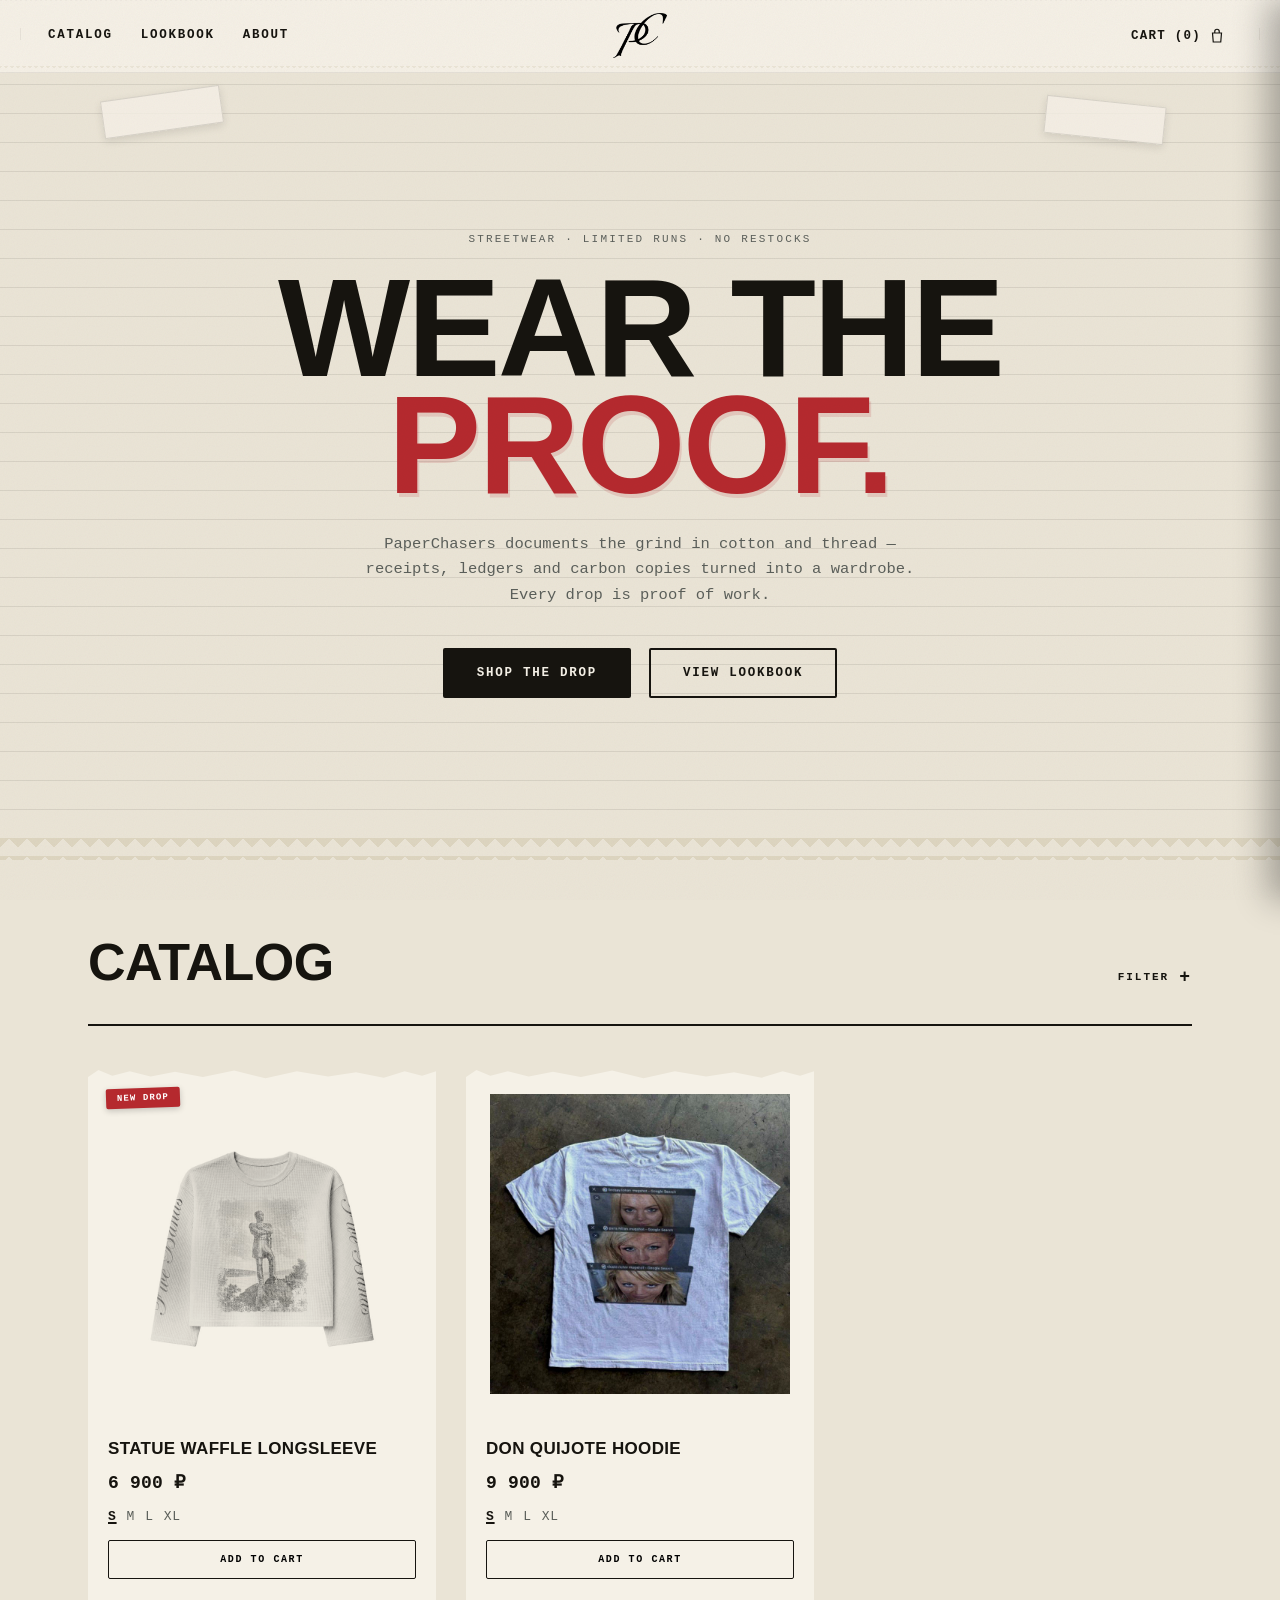
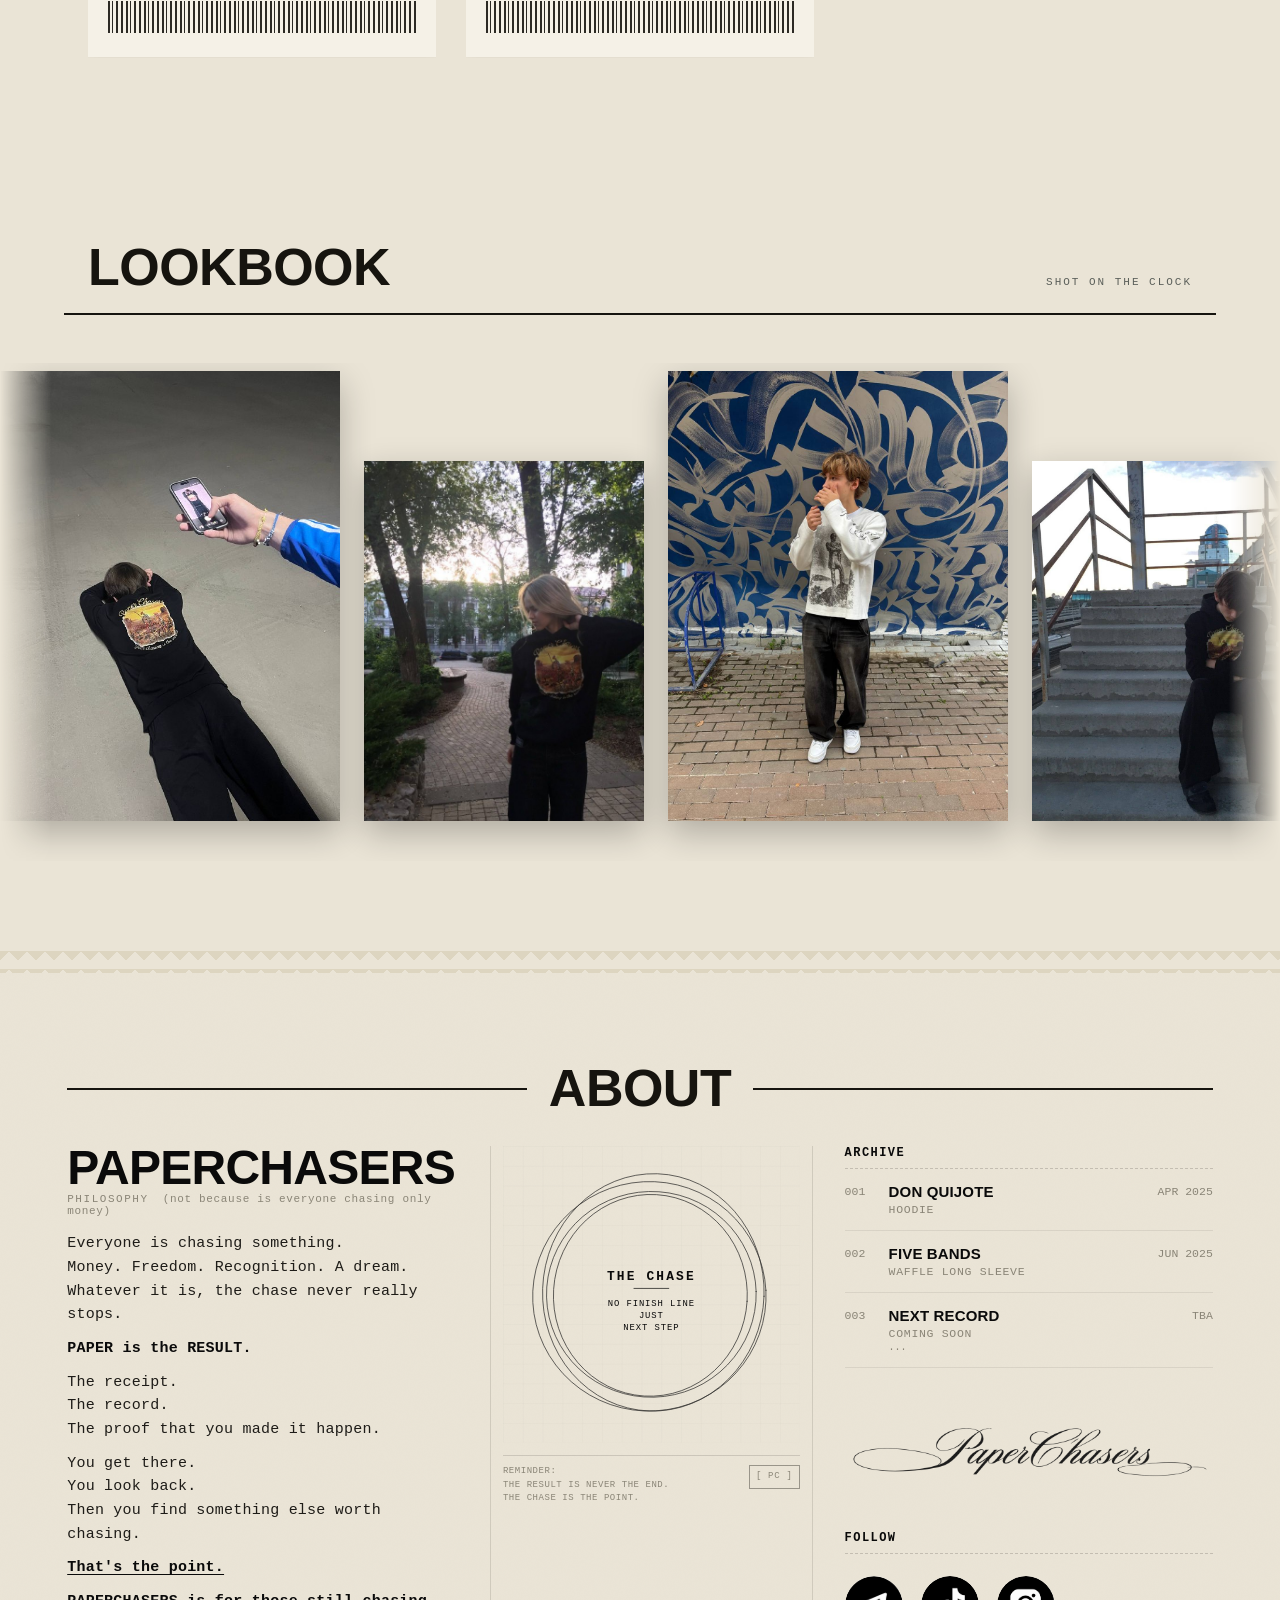
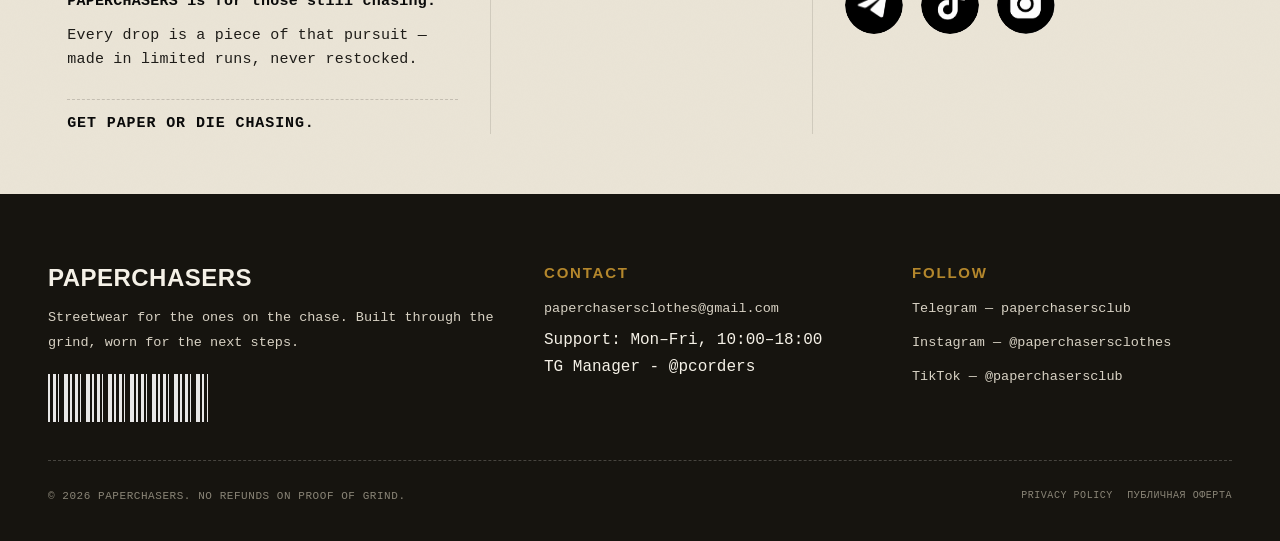
<file: index.html>
<!DOCTYPE html>
<html lang="en">
<head>
<meta charset="UTF-8">
<meta name="viewport" content="width=device-width, initial-scale=1.0, viewport-fit=cover">
<title>PAPERCHASERS — Wear The Proof</title>
<link rel="stylesheet" href="style.css">
</head>
<body>

<header class="site">
  <div class="nav">
    <nav class="nav-left" id="navLinks">
      <a href="#catalog">CATALOG</a>
      <a href="#lookbook">LOOKBOOK</a>
      <a href="#about">ABOUT</a>
    </nav>
    <div class="nav-center">
      <a href="#top" aria-label="PaperChasers home">
        <img src="logox2.png" alt="PaperChasers" class="logo-main">
      </a>
    </div>
    <div class="nav-right">
      <button class="menu-toggle" id="menuToggle" aria-label="Toggle menu">☰</button>
      <button class="cart-btn" id="openCartBtn" aria-label="Open cart">
        <span class="cart-text">CART (<span class="cart-count" id="cartCount">0</span>)</span>
        <svg class="cart-icon" viewBox="0 0 24 24" fill="none" stroke="currentColor" stroke-width="1.6">
          <path d="M6 8h12l-1 12H7L6 8Z"/>
          <path d="M9 8V6a3 3 0 0 1 6 0v2"/>
        </svg>
      </button>
    </div>
  </div>
</header>


<section class="hero" id="top">
  <div class="tape tl"></div>
  <div class="tape tr"></div>
  <div class="eyebrow">STREETWEAR · LIMITED RUNS · NO RESTOCKS</div>
  <h1 class="display">
    <span>WEAR THE</span>
    <span class="accent">PROOF.</span>
  </h1>
  <p class="sub">PaperChasers documents the grind in cotton and thread — receipts, ledgers and carbon copies turned into a wardrobe. Every drop is proof of work.</p>
  <div class="cta-row">
    <a href="#catalog" class="btn">Shop The Drop</a>
    <a href="#lookbook" class="btn ghost">View Lookbook</a>
  </div>
</section>
<div class="torn" style="--tone:var(--paper-dark)"></div>

<section id="catalog">
  <div class="wrap">
    <div class="sec-head">
      <div>
        <h2 class="display">Catalog</h2>
      </div>
      <button class="filter-toggle" id="filterToggle" aria-expanded="false">Filter <span class="plus">+</span></button>
    </div>
    <div class="filters" id="filters"></div>
    <div class="grid" id="productGrid"></div>
  </div>
</section>
<div class="torn flip" style="--tone:var(--paper)"></div>

<section id="lookbook">
<div class="sec-head">
      <div>
        <h2 class="display">Lookbook</h2>
      </div>
      <div class="eyebrow">Shot on the clock</div>
    </div>
  <div class="marquee">
    <div class="marquee-track" id="marqueeTrack"></div>
  </div>
</section>
<div class="torn" style="--tone:var(--paper-dark)"></div>

<section id="about">
  <div class="about-card">
    <div class="about-head">
      <span class="about-head-line"></span>
      <h2>ABOUT</h2>
      <span class="about-head-line"></span>
    </div>
    <div class="about-body ref">
      <div class="ref-left">
        <div class="ref-brand">
          <div class="ref-brand-title">PAPERCHASERS</div>
          <div class="ref-brand-sub">PHILOSOPHY <span style="text-transform:none; font-size:inherit; letter-spacing:0.06em; margin-left:6px;">(not because is everyone chasing only money)</span></div>
        </div>
        <div class="ref-text">
          <p>Everyone is chasing something.<br>Money. Freedom. Recognition. A dream.<br>Whatever it is, the chase never really stops.</p>
          <p class="ref-bold">PAPER is the RESULT.</p>
          <p>The receipt.<br>The record.<br>The proof that you made it happen.</p>
          <p>You get there.<br>You look back.<br>Then you find something else worth chasing.</p>
          <p class="ref-bold" style="text-decoration:underline; text-underline-offset:3px; text-decoration-thickness:1px;">That's the point.</p>
          <p class="ref-bold">PAPERCHASERS is for those still chasing.</p>
          <p>Every drop is a piece of that pursuit &mdash;<br>made in limited runs, never restocked.</p>
        </div>
        <div class="ref-principle">GET PAPER OR DIE CHASING.</div>
      </div>
      <div class="ref-center">
        <div class="ref-grid-wrap">
          <svg class="ref-circles" viewBox="0 0 300 300" xmlns="http://www.w3.org/2000/svg" aria-hidden="true">
            <defs>
              <pattern id="refGrid" width="20" height="20" patternUnits="userSpaceOnUse">
                <path d="M 20 0 L 0 0 0 20" fill="none" stroke="rgba(22,20,15,0.07)" stroke-width="0.5"/>
              </pattern>
            </defs>
            <rect width="300" height="300" fill="url(#refGrid)" />
            <g fill="none" stroke="#1A1A1A" stroke-width="0.75" opacity="0.88" stroke-linecap="round">
              <ellipse cx="148" cy="152" rx="118" ry="116" transform="rotate(-3 148 152)" />
              <ellipse cx="152" cy="148" rx="112" ry="120" transform="rotate(2 152 148)" />
              <ellipse cx="150" cy="150" rx="106" ry="104" transform="rotate(-1.5 150 150)" />
              <ellipse cx="149" cy="151" rx="98" ry="102" transform="rotate(3.5 149 151)" />
            </g>
            <g font-family="'Courier New', ui-monospace, monospace" text-anchor="middle" fill="#0A0A0A">
              <text x="150" y="135" font-size="13" letter-spacing="2.2" font-weight="700">THE CHASE</text>
              <line x1="132" y1="144" x2="168" y2="144" stroke="#0A0A0A" stroke-width="0.7" />
              <text x="150" y="162" font-size="9" letter-spacing="0.9">NO FINISH LINE</text>
              <text x="150" y="174" font-size="9" letter-spacing="0.9">JUST</text>
              <text x="150" y="186" font-size="9" letter-spacing="0.9">NEXT STEP</text>
            </g>
          </svg>
          <div class="ref-center-line"></div>
          <div class="ref-reminder">
            <div>REMINDER:<br>THE RESULT IS NEVER THE END.<br>THE CHASE IS THE POINT.</div>
            <div class="ref-pc-box">[ PC ]</div>
          </div>
        </div>
      </div>
      <div class="ref-right">
        <div class="ref-archive-head">ARCHIVE</div>
        <div class="ref-drop">
          <div class="ref-drop-left">001</div>
          <div class="ref-drop-main">
            <div class="ref-drop-name">DON QUIJOTE</div>
            <div class="ref-drop-sub">HOODIE</div>
          </div>
          <div class="ref-drop-date">APR 2025</div>
        </div>
        <div class="ref-drop">
          <div class="ref-drop-left">002</div>
          <div class="ref-drop-main">
            <div class="ref-drop-name">FIVE BANDS</div>
            <div class="ref-drop-sub">WAFFLE LONG SLEEVE</div>
          </div>
          <div class="ref-drop-date">JUN 2025</div>
        </div>
        <div class="ref-drop">
          <div class="ref-drop-left">003</div>
          <div class="ref-drop-main">
            <div class="ref-drop-name">NEXT RECORD</div>
            <div class="ref-drop-sub">COMING SOON</div>
            <div class="ref-drop-dots">...</div>
          </div>
          <div class="ref-drop-date">TBA</div>
        </div>
        <div class="follow-sig">
          <img src="images/signature.png" alt="PaperChasers">
        </div>
        <div class="ref-follow-head">FOLLOW</div>
        <div class="ref-social photo-social-circles">
          <a href="https://t.me/paperchasersclub" class="social-circle" target="_blank" rel="noopener" aria-label="Telegram">
            <img src="images/tg.png" alt="Telegram">
          </a>
          <a href="https://www.tiktok.com/@paperchasersclub?_r=1&_t=ZT-99U3E0bazKH" class="social-circle" target="_blank" rel="noopener" aria-label="TikTok">
            <img src="images/tt.png" alt="TikTok">
          </a>
          <a href="https://www.instagram.com/paperchasersclothes?igsi=d3M1dzhuc2kxamNo&utm_source=qr" class="social-circle" target="_blank" rel="noopener" aria-label="Instagram">
            <img src="images/ig.png" alt="Instagram">
          </a>
        </div>
      </div>
    </div>
  </div>
</section>

<footer id="contact">
  <div class="wrap">
    <div class="foot-grid">
      <div>
        <div class="brand-line">PaperChasers</div>
        <p>Streetwear for the ones on the chase. Built through the grind, worn for the next steps.</p>
        <div class="barcode"></div>
      </div>
      <div>
        <h4>Contact</h4>
        <ul>
          <li><a href="mailto:paperchasersclothes@gmail.com">paperchasersclothes@gmail.com</a></li>
          <li>Support: Mon–Fri, 10:00–18:00</li>
          <li>TG Manager - @pcorders</li>
        </ul>
      </div>
      <div>
        <h4>Follow</h4>
        <ul>
          <li><a href="https://t.me/paperchasersclub" target="_blank" rel="noopener">Telegram — paperchasersclub</a></li>
          <li><a href="https://www.instagram.com/paperchasersclothes/?utm_source=ig_web_button_share_sheet" target="_blank" rel="noopener">Instagram — @paperchasersclothes</a></li>
          <li><a href="https://www.tiktok.com/@paperchasersclub?is_from_webapp=1&amp;sender_device=pc" target="_blank" rel="noopener">TikTok — @paperchasersclub</a></li>
        </ul>
      </div>
    </div>
    <div class="foot-bottom">
      <span>© 2026 PAPERCHASERS. NO REFUNDS ON PROOF OF GRIND.</span>
      <span><a href="privacy-policy/" style="color:inherit;">PRIVACY POLICY</a>&nbsp;&nbsp;<a href="offer/" style="color:inherit;">ПУБЛИЧНАЯ ОФЕРТА</a></span>
    </div>
  </div>
</footer>

<!-- CART DRAWER -->
<div class="overlay" id="overlay"></div>
<div class="drawer" id="drawer" role="dialog" aria-label="Shopping cart">
  <div class="drawer-head">
    <h3>Your Receipt</h3>
    <button class="close-x" id="closeDrawer" aria-label="Close cart">✕</button>
  </div>
  <div class="receipt-meta" id="receiptDate"></div>
  <div class="drawer-items" id="drawerItems"></div>
  <div class="drawer-foot">
    <div class="total-row"><span>TOTAL</span><span id="cartTotal">0 ₽</span></div>
    <button class="checkout-btn" id="checkoutBtn">Tear Off &amp; Checkout</button>
    <div class="drawer-barcode"></div>
  </div>
</div>

<!-- CHECKOUT MODAL -->
<div class="modal" id="checkoutModal">
  <div class="modal-card" id="checkoutCard"></div>
</div>

<script src="products.js"></script>
<script src="cart.js"></script>
<script src="script.js"></script>
</body>
</html>
</file>
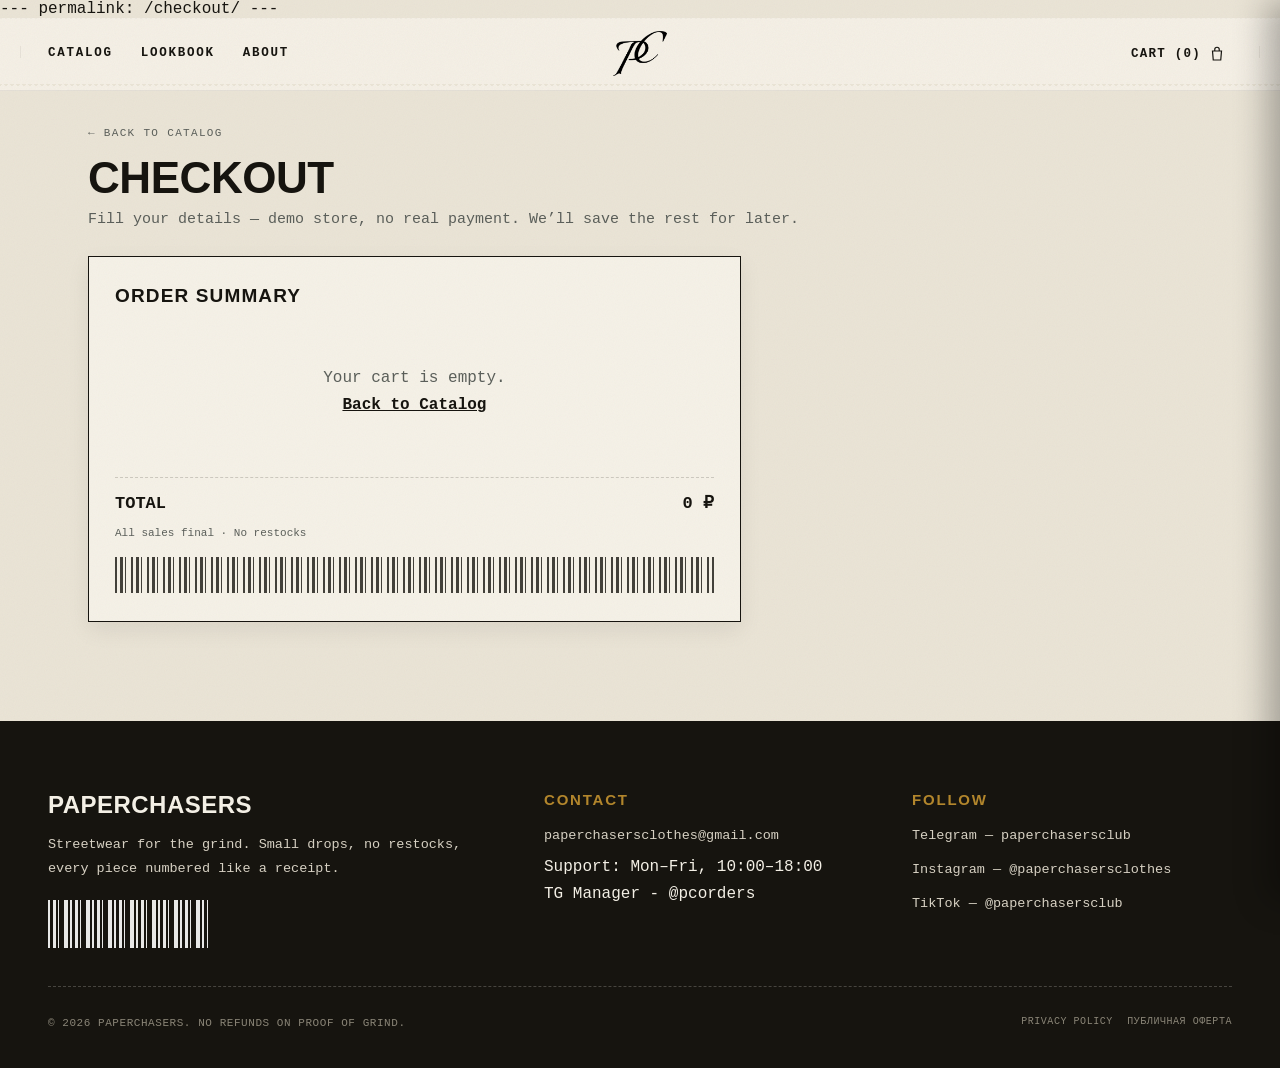
<file: checkout.html>
---
permalink: /checkout/
---
<!DOCTYPE html>
<html lang="en">
<head>
<meta charset="UTF-8">
<meta name="viewport" content="width=device-width, initial-scale=1.0, viewport-fit=cover">
<base href="../">
<title>Checkout — PAPERCHASERS</title>
<link rel="stylesheet" href="style.css">
<style>
/* Checkout page — left form / right mini cards */
.checkout-main{
  background:var(--paper);
  padding:36px 0 80px;
  min-height:70vh;
}
.checkout-wrap{
  width:min(90vw, 1500px);
  max-width:none;
  margin:0 auto;
  padding:0 24px;
}
.checkout-head{
  margin-bottom:28px;
}
.checkout-head h1{
  font-size:clamp(28px,4vw,38px);
  margin:0 0 8px;
}
.checkout-head p{
  font-size:13px;
  color:var(--carbon);
  margin:0;
}
.checkout-layout{
  display:grid;
  grid-template-columns: 1.35fr 0.85fr;
  gap:40px;
  align-items:start;
}
.checkout-form-card,
.checkout-summary-card{
  background:var(--paper-white);
  border:1.5px solid var(--ink);
  padding:28px 26px;
  box-shadow:0 8px 22px rgba(0,0,0,0.07);
}
.checkout-form-card h2,
.checkout-summary-card h2{
  font-family:var(--font-display);
  font-size:16px;
  letter-spacing:0.06em;
  text-transform:uppercase;
  margin:0 0 18px;
}
.checkout-summary-card{
  position:sticky;
  top:88px;
}
#checkoutItemsPage{
  display:grid;
  gap:14px;
  margin-bottom:18px;
}
.mini-card{
  display:grid;
  grid-template-columns:72px 1fr auto;
  gap:12px;
  align-items:center;
  padding:12px;
  border:1px solid rgba(22,20,15,0.12);
  background:#fff;
}
.mini-card img{
  width:72px;
  height:72px;
  object-fit:contain;
  background:var(--paper);
  display:block;
}
.mini-card .mc-name{
  font-weight:700;
  font-size:13px;
  line-height:1.3;
  margin-bottom:4px;
}
.mini-card .mc-meta{
  font-size:11px;
  color:var(--carbon);
  letter-spacing:0.04em;
  text-transform:uppercase;
}
.mini-card .mc-price{
  font-weight:700;
  font-size:13px;
  white-space:nowrap;
}
.mini-card .mc-qty{
  font-size:11px;
  color:var(--carbon);
}
.checkout-total-row{
  display:flex;
  justify-content:space-between;
  align-items:baseline;
  padding-top:14px;
  margin-top:6px;
  border-top:1.5px dashed var(--line);
  font-weight:800;
  font-size:15px;
}
.empty-checkout{
  text-align:center;
  padding:40px 16px;
  color:var(--carbon);
  font-size:14px;
  line-height:1.7;
}
.empty-checkout a{
  color:var(--ink);
  font-weight:700;
  text-decoration:underline;
}
.checkout-success{
  text-align:center;
  padding:30px 10px;
}
.checkout-success .stamp{
  display:inline-block;
  border:2px solid var(--stamp);
  color:var(--stamp);
  font-weight:900;
  padding:6px 14px;
  transform:rotate(-3deg);
  margin-bottom:16px;
}
@media (max-width: 860px){
  .checkout-layout{ grid-template-columns:1fr; }
  .checkout-summary-card{ position:static; }
}
/* PC: larger texts — placeholders inside inputs stay as before (13.5px) */
@media (min-width: 981px){
  .checkout-head h1{ font-size:clamp(32px,4.5vw,44px); }
  .checkout-head p{ font-size:15px; }
  .checkout-form-card h2, .checkout-summary-card h2{ font-size:19px; }
  .field label{ font-size:13px; }
  .delivery-block label{ font-size:12.5px; }
  .delivery-block span{ font-size:15px; }
  .pickup-block label{ font-size:12.5px; }
  #openPickupBtn{ font-size:13.5px; }
  #pickupSelected, #cdekCard{ font-size:13px; }
  .consent-row{ font-size:13px; }
  .consent-row span{ font-size:13px; }
  .place-btn{ font-size:14px; }
  .checkout-total-row{ font-size:17px; }
  .mini-card .mc-name{ font-size:15px; }
  .mini-card .mc-meta, .mini-card .mc-qty{ font-size:13px; }
  .mini-card .mc-price{ font-size:15px; }
  .empty-checkout{ font-size:16px; }
}

.autocomplete-list{
  position:absolute; top:100%; left:0; right:0; z-index:10;
  background:var(--paper-white); border:1px solid var(--ink); border-top:none;
  max-height:180px; overflow-y:auto; box-shadow:0 6px 14px rgba(0,0,0,0.08);
}
.autocomplete-item{
  padding:8px 10px; font-size:12px; cursor:pointer; border-bottom:1px dashed var(--line);
}
.autocomplete-item:last-child{border-bottom:none;}
.autocomplete-item:hover, .autocomplete-item.active{ background:var(--paper); }
.autocomplete-item .ac-city{ font-weight:700; }
.autocomplete-item .ac-addr{ font-size:11px; color:var(--carbon); }

</style>
</head>
<body>

<header class="site">
  <div class="nav">
    <nav class="nav-left" id="navLinks">
      <a href="index.html#catalog">CATALOG</a>
      <a href="index.html#lookbook">LOOKBOOK</a>
      <a href="index.html#about">ABOUT</a>
    </nav>
    <div class="nav-center">
      <a href="index.html" aria-label="PaperChasers home">
        <img src="logox2.png" alt="PaperChasers" class="logo-main">
      </a>
    </div>
    <div class="nav-right">
      <button class="menu-toggle" id="menuToggle" aria-label="Toggle menu">☰</button>
      <button class="cart-btn" id="openCartBtn" aria-label="Open cart">
        <span class="cart-text">CART (<span class="cart-count" id="cartCount">0</span>)</span>
        <svg class="cart-icon" viewBox="0 0 24 24" fill="none" stroke="currentColor" stroke-width="1.6">
          <path d="M6 8h12l-1 12H7L6 8Z"/>
          <path d="M9 8V6a3 3 0 0 1 6 0v2"/>
        </svg>
      </button>
    </div>
  </div>
</header>

<main class="checkout-main">
  <div class="checkout-wrap">
    <div class="checkout-head">
      <a href="index.html#catalog" class="back-link">← Back to Catalog</a>
      <h1 class="display" style="margin-top:14px;">Checkout</h1>
      <p>Fill your details — demo store, no real payment. We’ll save the rest for later.</p>
    </div>

    <div class="checkout-layout" id="checkoutLayout">
      <!-- LEFT: form -->
      <div class="checkout-form-card" id="checkoutFormWrap">
        <h2>Shipping & Contact</h2>
        <form id="checkoutPageForm">
          <div class="field"><label>ФИО *</label><input required name="name" autocomplete="name" placeholder="Иван Петров"></div>
          <div class="field"><label>Email *</label><input required type="email" name="email" autocomplete="email" placeholder="you@example.com"></div>
          <div class="field"><label>ВАШ TG</label><input name="tg" placeholder="@pcorders"></div>
          <div class="field"><label>ТЕЛЕФОН</label><input name="phone" autocomplete="tel" placeholder="+7 999 123-45-67"></div>

          <div class="delivery-block" style="margin-top:18px; border-top:1.5px dashed var(--line); padding-top:18px;">
            <label style="display:block; font-size:11px; letter-spacing:0.1em; text-transform:uppercase; margin-bottom:10px; color:var(--carbon); font-weight:600;">DELIVERY *</label>
            <label style="display:flex; gap:10px; align-items:center; font-size:13px; cursor:pointer;"><input type="radio" name="delivery" value="cdek_pickup" checked> <span>CDEK PICKUP — от 3 дней, 290 ₽</span></label>
          </div>

          <div class="pickup-block" id="pickupBlock" style="margin-top:16px;">
            <div class="field autocomplete-wrap" style="position:relative; margin-top:0;">
              <label>ГОРОД *</label>
              <input id="cityInput" autocomplete="off" placeholder="Введите город..." style="padding-right:28px;">
              <div id="citySuggestions" class="autocomplete-list" style="display:none;"></div>
              <div id="cityNoResults" style="display:none; font-size:11px; color:var(--carbon); padding:6px 0;">No results</div>
            </div>
            <div class="field autocomplete-wrap" style="position:relative; margin-top:12px;">
              <label>ПУНКТ ПОЛУЧЕНИЯ *</label>
              <input id="pickupInput" autocomplete="off" placeholder="Выберите пункт получения..." disabled style="background:var(--paper); opacity:0.6;">
              <div id="pickupSuggestions" class="autocomplete-list" style="display:none;"></div>
              <div id="pickupNoResults" style="display:none; font-size:11px; color:var(--carbon); padding:6px 0;">No pickup points found.</div>
            </div>
            <div id="pickupSelected" style="display:none; margin-top:14px; padding-top:12px; border-top:1px solid var(--line);">
              <div style="font-size:13px; margin-bottom:8px;">Пункт получения:</div>
              <div id="selectedIdCity" style="font-size:13px; line-height:1.5;"></div>
              <div style="font-size:13px; margin-top:4px;">Адрес: <span id="selectedAddr"></span></div>
              <div id="selectedNote" style="font-size:11px; color:#8A8577; margin-top:4px; line-height:1.45; display:none;"></div>
              <div style="font-size:13px; margin-top:8px;">Время работы: <span id="selectedTime"></span></div>
              <div style="font-size:13px; margin-top:2px;">Телефон: <span id="selectedPhone"></span></div>
              <button type="button" id="changePickupBtn" style="margin-top:14px; background:none; border:none; text-decoration:underline; font-size:13px; cursor:pointer; color:var(--ink); padding:0;">Изменить</button>
            </div>
            <div id="pickupMapWrap" style="display:none; margin-top:12px; border:1px solid var(--ink); overflow:hidden;">
              <div id="cdekMap" style="height:380px; position:relative;"></div>
              <div id="cdekLoadingMap" style="display:none; padding:10px; font-size:12px; color:var(--carbon); text-align:center; border-top:1px solid var(--line);">Loading map...</div>
              <div id="cdekNoResultsMap" style="display:none; padding:10px; font-size:12px; color:var(--carbon); text-align:center; border-top:1px solid var(--line);">No pickup points found.</div>
              <div id="cdekCard" style="display:none; margin:8px; border:1px solid var(--ink); padding:10px; background:var(--paper-white);">
                <div style="font-weight:700; font-size:11px; letter-spacing:0.06em;">CDEK</div>
                <div id="cardAddr" style="font-size:12px; margin:4px 0;"></div>
                <div id="cardCity" style="font-size:11px; color:var(--carbon);"></div>
                <div id="cardTime" style="font-size:11px; color:var(--carbon); margin-top:4px;"></div>
                <button type="button" id="cardSelectBtn" style="margin-top:8px; width:100%; padding:8px; background:var(--ink); color:var(--paper-white); border:none; font-size:11px; letter-spacing:0.06em; text-transform:uppercase; cursor:pointer;">SELECT</button>
              </div>
            </div>
            <div id="pickupLoading" style="display:none; font-size:12px; color:var(--carbon); padding:8px 0;">Loading pickup points...</div>
            <div id="pickupError" style="display:none; font-size:12px; color:var(--stamp); padding:8px 0;">Unable to load pickup points.</div>
          </div>

          <div class="field" style="margin-top:24px;"><label>КОММЕНТАРИЙ</label><input name="comment" placeholder="Пожелания к заказу"></div>
          <label class="consent-row">
            <input type="checkbox" id="consentBox" required>
            <span>I agree to the <a href="privacy-policy/" target="_blank" rel="noopener">Privacy Policy</a> and processing of my details to fulfil this order.</span>
          </label>
          <button class="place-btn" type="submit" id="placeOrderBtn">Place Order</button>
          <div class="field" style="margin-top:10px; font-size:11px; color:var(--carbon);">Demo — no payment is processed. Connect a provider before going live.</div>
        </form>
      </div>

      <!-- RIGHT: summary -->
      <div class="checkout-summary-card" id="checkoutSummaryWrap">
        <h2>Order Summary</h2>
        <div id="checkoutItemsPage"></div>
        <div class="checkout-total-row"><span>TOTAL</span><span id="checkoutTotalPage">0 ₽</span></div>
        <div style="margin-top:14px; font-size:11px; color:var(--carbon);">All sales final · No restocks</div>
        <div class="drawer-barcode" style="margin-top:18px;"></div>
      </div>
    </div>

    <div id="checkoutSuccess" style="display:none;"></div>
  </div>
</main>

<footer id="contact">
  <div class="wrap">
    <div class="foot-grid">
      <div>
        <div class="brand-line">PaperChasers</div>
        <p>Streetwear for the grind. Small drops, no restocks, every piece numbered like a receipt.</p>
        <div class="barcode"></div>
      </div>
      <div>
        <h4>Contact</h4>
        <ul>
          <li><a href="mailto:paperchasersclothes@gmail.com">paperchasersclothes@gmail.com</a></li>
          <li>Support: Mon–Fri, 10:00–18:00</li>
          <li>TG Manager - @pcorders</li>
        </ul>
      </div>
      <div>
        <h4>Follow</h4>
        <ul>
          <li><a href="https://t.me/paperchasersclub" target="_blank" rel="noopener">Telegram — paperchasersclub</a></li>
          <li><a href="https://www.instagram.com/paperchasersclothes/?utm_source=ig_web_button_share_sheet" target="_blank" rel="noopener">Instagram — @paperchasersclothes</a></li>
          <li><a href="https://www.tiktok.com/@paperchasersclub?is_from_webapp=1&amp;sender_device=pc" target="_blank" rel="noopener">TikTok — @paperchasersclub</a></li>
        </ul>
      </div>
    </div>
    <div class="foot-bottom">
      <span>© 2026 PAPERCHASERS. NO REFUNDS ON PROOF OF GRIND.</span>
      <span><a href="privacy-policy/" style="color:inherit;">PRIVACY POLICY</a>&nbsp;&nbsp;<a href="offer/" style="color:inherit;">ПУБЛИЧНАЯ ОФЕРТА</a></span>
    </div>
  </div>
</footer>

<!-- keep drawer for cart access from checkout page -->
<div class="overlay" id="overlay"></div>
<div class="drawer" id="drawer" role="dialog" aria-label="Shopping cart">
  <div class="drawer-head">
    <h3>Your Receipt</h3>
    <button class="close-x" id="closeDrawer" aria-label="Close cart">✕</button>
  </div>
  <div class="receipt-meta" id="receiptDate"></div>
  <div class="drawer-items" id="drawerItems"></div>
  <div class="drawer-foot">
    <div class="total-row"><span>TOTAL</span><span id="cartTotal">0 ₽</span></div>
    <button class="checkout-btn" id="checkoutBtn">Tear Off & Checkout</button>
    <div class="drawer-barcode"></div>
  </div>
</div>

<div class="modal" id="checkoutModal"><div class="modal-card" id="checkoutCard"></div></div>

<script src="products.js"></script>
<script src="cart.js"></script>
<script src="mock-cdek.js"></script>
<script src="map-mock.js"></script>
<script src="checkout-cdek.js"></script>
<script>
// Checkout page logic
(function(){
  const PRODUCTS_BY_ID = {};
  if(typeof PRODUCTS !== 'undefined'){
    PRODUCTS.forEach(p=> PRODUCTS_BY_ID[p.id]=p);
  }

  async function renderCheckoutPage(){
    const cart = await cartGet();
    const itemsEl = document.getElementById('checkoutItemsPage');
    const totalEl = document.getElementById('checkoutTotalPage');
    const btnTotalEl = document.getElementById('placeOrderBtn');
    const layout = document.getElementById('checkoutLayout');
    const successEl = document.getElementById('checkoutSuccess');

    // update header cart count
    const countEl = document.getElementById('cartCount');
    if(countEl) countEl.textContent = cart.reduce((s,i)=>s+i.qty,0);

    if(cart.length===0){
      itemsEl.innerHTML = '<div class="empty-checkout">Your cart is empty.<br><a href="index.html#catalog">Back to Catalog</a></div>';
      totalEl.textContent = '0 ₽';
      document.getElementById('checkoutFormWrap').style.display='none';
      return;
    }

    const total = cart.reduce((s,i)=>s+i.price*i.qty,0);
    totalEl.textContent = total.toLocaleString('ru-RU') + ' ₽';
    if(btnTotalEl) btnTotalEl.textContent = 'Place Order — ' + total.toLocaleString('ru-RU') + ' ₽';

    itemsEl.innerHTML='';
    cart.forEach(item=>{
      const prod = PRODUCTS_BY_ID[item.id];
      const imgSrc = prod && prod.img ? prod.img : '';
      const hue = prod && prod.hue ? prod.hue : '#EAE4D6';
      const row = document.createElement('div');
      row.className='mini-card';
      row.innerHTML = `
        <div style="background:${hue}18; display:flex; align-items:center; justify-content:center;">
          ${imgSrc ? `<img src="${imgSrc}" alt="${item.name}">` : `<div style="width:72px;height:72px;background:${hue};opacity:0.5;"></div>`}
        </div>
        <div>
          <div class="mc-name">${item.name}</div>
          <div class="mc-meta">SIZE ${item.size}</div>
          <div class="mc-qty">Qty ${item.qty}</div>
        </div>
        <div class="mc-price">${(item.price*item.qty).toLocaleString('ru-RU')} ₽</div>
      `;
      itemsEl.appendChild(row);
    });
  }

  async function handleSubmit(e){
    e.preventDefault();
    const cart = await cartGet();
    if(cart.length===0) return;
    const delivery = (document.querySelector('input[name="delivery"]:checked')||{}).value || 'cdek_pickup';
    const pickup = window.getSelectedPickupPoint ? window.getSelectedPickupPoint() : null;
    if(delivery === 'cdek_pickup' && !pickup){
      alert('Please select a pickup point (CDEK) before placing the order.');
      const block = document.getElementById('pickupBlock');
      if(block) block.scrollIntoView({behavior:'smooth', block:'center'});
      // highlight button
      const btn = document.getElementById('openPickupBtn');
      if(btn){ btn.style.borderColor='var(--stamp)'; setTimeout(()=> btn.style.borderColor='', 1400); }
      return;
    }
    const fd = new FormData(e.target);
    const data = Object.fromEntries(fd.entries());
    // attach delivery + full pickup point object for order creation (mock)
    data.delivery = delivery;
    if(pickup) data.pickupPoint = pickup;
    // For debugging: log full selectedPickupPoint — this is where REAL CDEK API data will go
    console.log('ORDER PAYLOAD', {cart, data, selectedPickupPoint: pickup});
    const orderNo = 'PC-' + Math.floor(100000 + Math.random()*899999);
    // show success, clear cart, keep summary for confirmation
    document.getElementById('checkoutFormWrap').style.display='none';
    document.getElementById('checkoutSummaryWrap').style.display='none';
    const successEl = document.getElementById('checkoutSuccess');
    successEl.style.display='block';
    const pickupInfo = pickup ? `<div style="margin:12px auto 14px; padding:10px 12px; border:1px solid var(--ink); background:var(--paper); max-width:420px; text-align:left; font-size:12px; line-height:1.6;"><div style="font-weight:700; font-size:11px; letter-spacing:0.06em;">CDEK — ${pickup.id}</div><div>${pickup.address}</div><div style="color:var(--carbon);">${pickup.city}</div><div style="color:var(--carbon); font-size:11px; margin-top:4px;">${pickup.workTime}</div></div>` : '';
    successEl.innerHTML = `
      <div class="checkout-form-card checkout-success">
        <div class="stamp">FILED</div>
        <h3 class="display" style="margin:12px 0 8px;">Order Received</h3>
        <div style="font-size:13px; color:var(--carbon); margin-bottom:14px;">ORDER № ${orderNo}</div>
        ${pickupInfo}
        <p style="font-size:13px; line-height:1.7; color:var(--carbon); max-width:520px; margin:0 auto 18px;">
          Thanks, ${data.name ? data.name : 'chaser'} — demo confirmation. No payment was charged. We saved your details (${data.email || ''}) and will handle real payments later.<br><span style="font-size:11px; color:var(--carbon);">Check console for ORDER PAYLOAD with full selectedPickupPoint.</span>
        </p>
        <a href="index.html#catalog" class="btn">Back to Catalog</a>
      </div>
    `;
    await cartSave([]);
    try{ localStorage.removeItem('pc_pickup_point_v1'); }catch(e){}
    // update cart UI in drawer/header
    const countEl = document.getElementById('cartCount');
    if(countEl) countEl.textContent='0';
    const totalEl = document.getElementById('cartTotal');
    if(totalEl) totalEl.textContent='0 ₽';
    window.scrollTo({top:0, behavior:'smooth'});
  }

  // drawer still works on this page
  async function refreshDrawer(){
    const cart = await cartGet();
    const countEl = document.getElementById('cartCount');
    if(countEl) countEl.textContent = cart.reduce((s,i)=>s+i.qty,0);
    const total = cart.reduce((s,i)=>s+i.price*i.qty,0);
    const totalEl = document.getElementById('cartTotal');
    if(totalEl) totalEl.textContent = total.toLocaleString('ru-RU') + ' ₽';
    const itemsEl = document.getElementById('drawerItems');
    if(!itemsEl) return;
    if(cart.length===0){
      itemsEl.innerHTML = '<div class="empty-cart">Nothing filed yet.<br>Add something from the catalog.</div>';
      return;
    }
    itemsEl.innerHTML='';
    cart.forEach(item=>{
      const row=document.createElement('div');
      row.className='line-item';
      row.innerHTML = `
        <div>
          <div class="nm">${item.name}</div>
          <div class="meta">SIZE ${item.size}</div>
          <div class="qty-row">
            <button aria-label="Decrease">−</button>
            <span>${item.qty}</span>
            <button aria-label="Increase">+</button>
            <button class="rm">Remove</button>
          </div>
        </div>
        <div>${(item.price*item.qty).toLocaleString('ru-RU')} ₽</div>
      `;
      const [minus, plus, rm] = row.querySelectorAll('button');
      minus.onclick = async ()=>{ let c=await cartGet(); const it=c.find(i=>i.id===item.id&&i.size===item.size); if(it){it.qty--; if(it.qty<=0) c=c.filter(i=>!(i.id===item.id&&i.size===item.size)); await cartSave(c); await refreshDrawer(); await renderCheckoutPage(); }};
      plus.onclick = async ()=>{ let c=await cartGet(); const it=c.find(i=>i.id===item.id&&i.size===item.size); if(it){it.qty++; await cartSave(c); await refreshDrawer(); await renderCheckoutPage(); }};
      rm.onclick = async ()=>{ let c=await cartGet(); c=c.filter(i=>!(i.id===item.id&&i.size===item.size)); await cartSave(c); await refreshDrawer(); await renderCheckoutPage(); };
      itemsEl.appendChild(row);
    });
  }

  function initDrawer(){
    const overlay=document.getElementById('overlay');
    const drawer=document.getElementById('drawer');
    async function openDrawer(){ overlay.classList.add('show'); drawer.classList.add('open'); const d=document.getElementById('receiptDate'); if(d) d.textContent='FILED ' + new Date().toLocaleDateString(undefined,{year:'numeric',month:'short',day:'2-digit'}); await refreshDrawer(); }
    function closeDrawer(){ overlay.classList.remove('show'); drawer.classList.remove('open'); }
    const openBtn=document.getElementById('openCartBtn');
    if(openBtn) openBtn.onclick=openDrawer;
    const closeBtn=document.getElementById('closeDrawer');
    if(closeBtn) closeBtn.onclick=closeDrawer;
    if(overlay) overlay.onclick=closeDrawer;
    // checkout button inside drawer on this page should just close drawer (already on checkout)
    const checkoutBtn=document.getElementById('checkoutBtn');
    if(checkoutBtn) checkoutBtn.onclick=()=>{ closeDrawer(); window.scrollTo({top:0,behavior:'smooth'}); };
  }

  document.addEventListener('DOMContentLoaded', async ()=>{
    await renderCheckoutPage();
    initDrawer();
    const form=document.getElementById('checkoutPageForm');
    if(form) form.addEventListener('submit', handleSubmit);
    // mobile menu
    const toggle=document.getElementById('menuToggle');
    const links=document.getElementById('navLinks');
    if(toggle && links){
      toggle.setAttribute('aria-expanded','false');
      toggle.onclick=()=>{
        const open=links.classList.toggle('mobile-open');
        toggle.setAttribute('aria-expanded', open?'true':'false');
        toggle.textContent=open?'✕':'☰';
      };
      links.querySelectorAll('a').forEach(a=>a.addEventListener('click',()=>{
        links.classList.remove('mobile-open');
        toggle.setAttribute('aria-expanded','false');
        toggle.textContent='☰';
      }));
    }
  });
})();
</script>
</body>
</html>
</file>
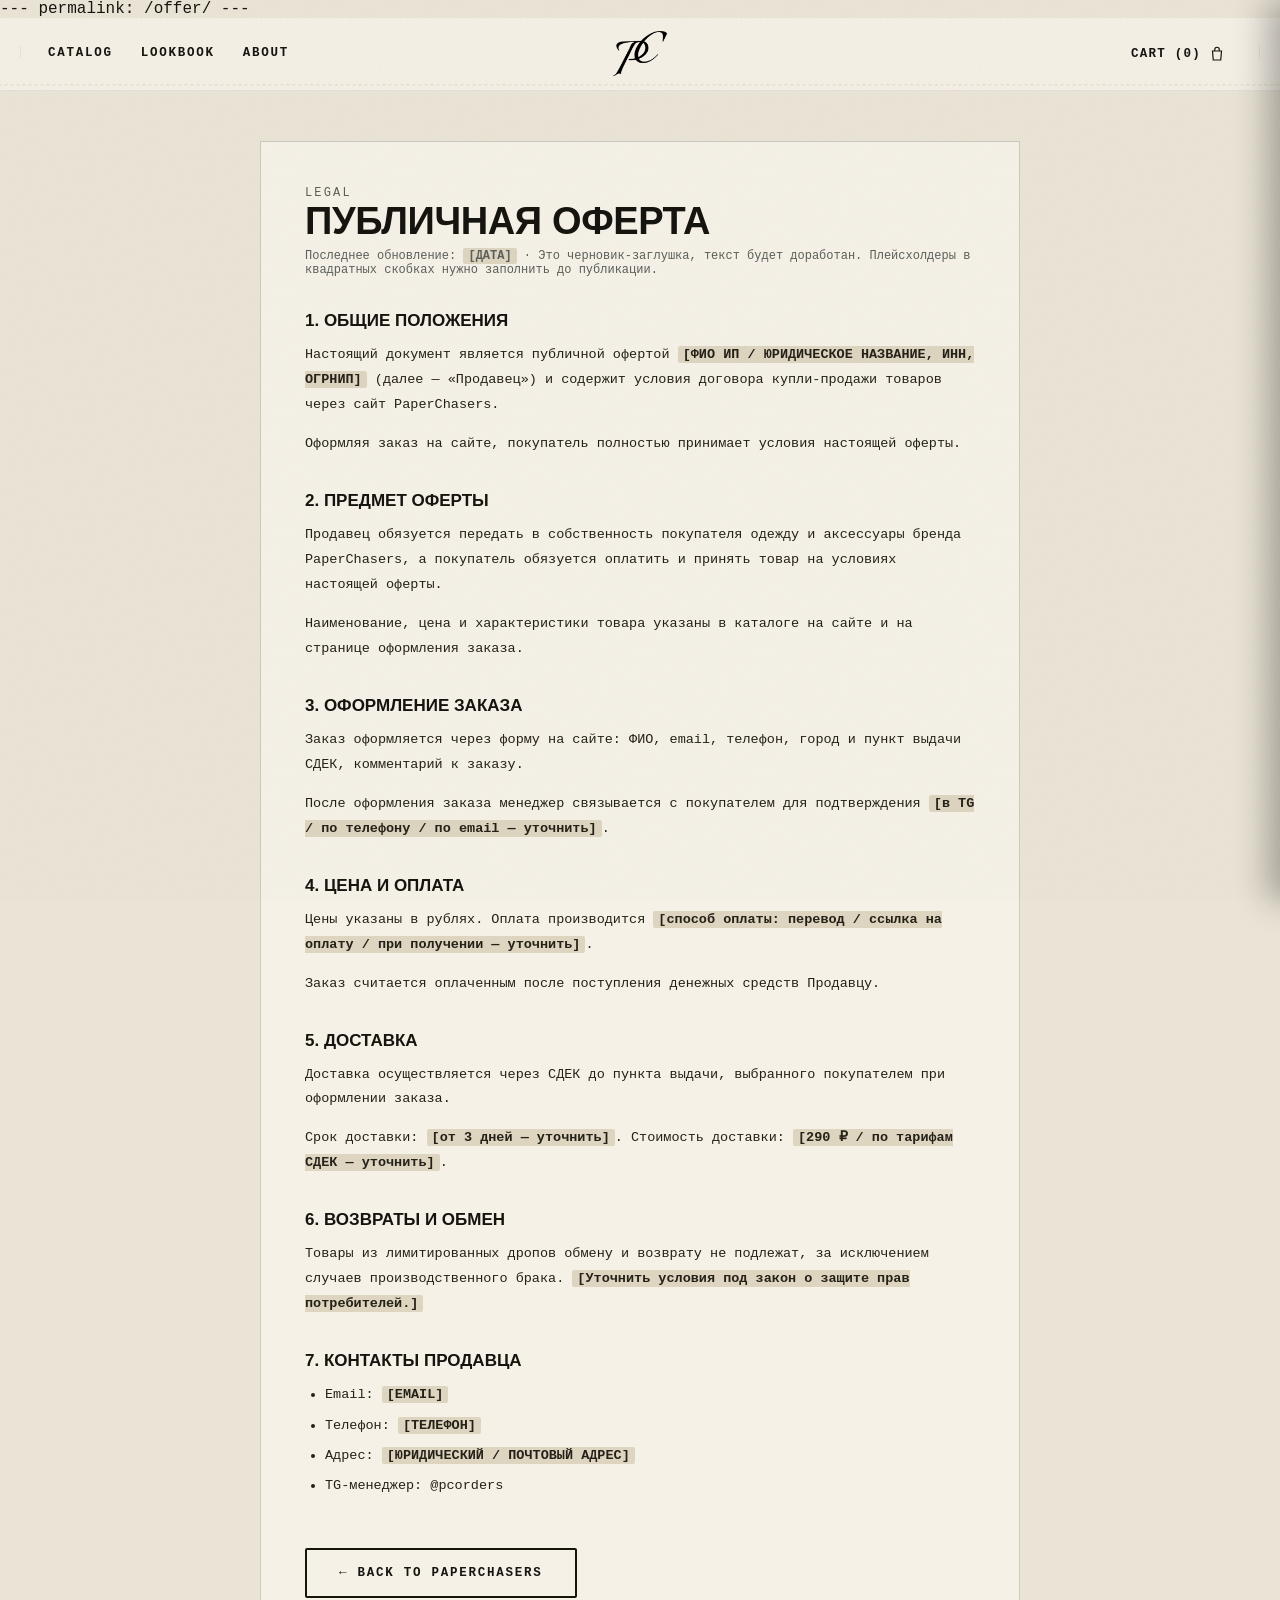
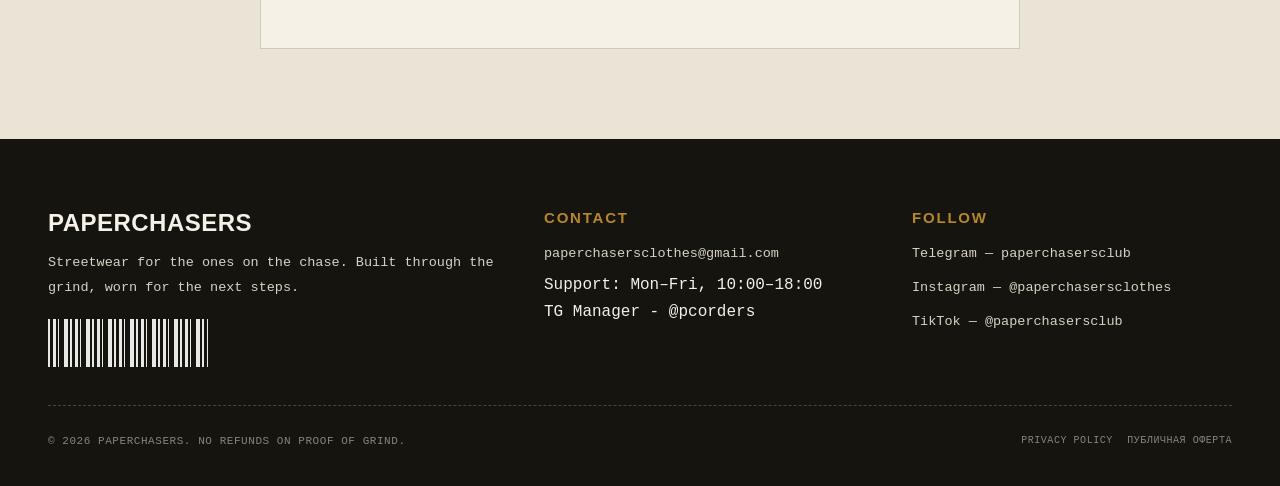
<file: offer.html>
---
permalink: /offer/
---
<!DOCTYPE html>
<html lang="ru">
<head>
<meta charset="UTF-8">
<meta name="viewport" content="width=device-width, initial-scale=1.0, viewport-fit=cover">
<base href="../">
<title>Публичная оферта — PAPERCHASERS</title>
<link rel="stylesheet" href="style.css">
</head>
<body>

<header class="site">
  <div class="nav">
    <nav class="nav-left" id="navLinks">
      <a href="index.html#catalog">CATALOG</a>
      <a href="index.html#lookbook">LOOKBOOK</a>
      <a href="index.html#about">ABOUT</a>
    </nav>
    <div class="nav-center">
      <a href="index.html" aria-label="PaperChasers home">
        <img src="logox2.png" alt="PaperChasers" class="logo-main">
      </a>
    </div>
    <div class="nav-right">
      <button class="menu-toggle" id="menuToggle" aria-label="Toggle menu">☰</button>
      <button class="cart-btn" id="openCartBtn" aria-label="Open cart">
        <span class="cart-text">CART (<span class="cart-count" id="cartCount">0</span>)</span>
        <svg class="cart-icon" viewBox="0 0 24 24" fill="none" stroke="currentColor" stroke-width="1.6">
          <path d="M6 8h12l-1 12H7L6 8Z"/>
          <path d="M9 8V6a3 3 0 0 1 6 0v2"/>
        </svg>
      </button>
    </div>
  </div>
</header>

<main class="legal-main">
  <div class="wrap">
    <div class="legal-doc">
      <div class="eyebrow">Legal</div>
      <h1 class="display">Публичная оферта</h1>
      <div class="legal-updated">Последнее обновление: <span class="legal-placeholder">[ДАТА]</span> · Это черновик-заглушка, текст будет доработан. Плейсхолдеры в квадратных скобках нужно заполнить до публикации.</div>

      <h2>1. Общие положения</h2>
      <p>Настоящий документ является публичной офертой <span class="legal-placeholder">[ФИО ИП / ЮРИДИЧЕСКОЕ НАЗВАНИЕ, ИНН, ОГРНИП]</span> (далее — «Продавец») и содержит условия договора купли-продажи товаров через сайт PaperChasers.</p>
      <p>Оформляя заказ на сайте, покупатель полностью принимает условия настоящей оферты.</p>

      <h2>2. Предмет оферты</h2>
      <p>Продавец обязуется передать в собственность покупателя одежду и аксессуары бренда PaperChasers, а покупатель обязуется оплатить и принять товар на условиях настоящей оферты.</p>
      <p>Наименование, цена и характеристики товара указаны в каталоге на сайте и на странице оформления заказа.</p>

      <h2>3. Оформление заказа</h2>
      <p>Заказ оформляется через форму на сайте: ФИО, email, телефон, город и пункт выдачи СДЕК, комментарий к заказу.</p>
      <p>После оформления заказа менеджер связывается с покупателем для подтверждения <span class="legal-placeholder">[в TG / по телефону / по email — уточнить]</span>.</p>

      <h2>4. Цена и оплата</h2>
      <p>Цены указаны в рублях. Оплата производится <span class="legal-placeholder">[способ оплаты: перевод / ссылка на оплату / при получении — уточнить]</span>.</p>
      <p>Заказ считается оплаченным после поступления денежных средств Продавцу.</p>

      <h2>5. Доставка</h2>
      <p>Доставка осуществляется через СДЕК до пункта выдачи, выбранного покупателем при оформлении заказа.</p>
      <p>Срок доставки: <span class="legal-placeholder">[от 3 дней — уточнить]</span>. Стоимость доставки: <span class="legal-placeholder">[290 ₽ / по тарифам СДЕК — уточнить]</span>.</p>

      <h2>6. Возвраты и обмен</h2>
      <p>Товары из лимитированных дропов обмену и возврату не подлежат, за исключением случаев производственного брака. <span class="legal-placeholder">[Уточнить условия под закон о защите прав потребителей.]</span></p>

      <h2>7. Контакты продавца</h2>
      <ul>
        <li>Email: <span class="legal-placeholder">[EMAIL]</span></li>
        <li>Телефон: <span class="legal-placeholder">[ТЕЛЕФОН]</span></li>
        <li>Адрес: <span class="legal-placeholder">[ЮРИДИЧЕСКИЙ / ПОЧТОВЫЙ АДРЕС]</span></li>
        <li>TG-менеджер: @pcorders</li>
      </ul>

      <a class="legal-back btn ghost" href="index.html">← Back to PaperChasers</a>
    </div>
  </div>
</main>

<footer id="contact">
  <div class="wrap">
    <div class="foot-grid">
      <div>
        <div class="brand-line">PaperChasers</div>
        <p>Streetwear for the ones on the chase. Built through the grind, worn for the next steps.</p>
        <div class="barcode"></div>
      </div>
      <div>
        <h4>Contact</h4>
        <ul>
          <li><a href="mailto:paperchasersclothes@gmail.com">paperchasersclothes@gmail.com</a></li>
          <li>Support: Mon–Fri, 10:00–18:00</li>
          <li>TG Manager - @pcorders</li>
        </ul>
      </div>
      <div>
        <h4>Follow</h4>
        <ul>
          <li><a href="https://t.me/paperchasersclub" target="_blank" rel="noopener">Telegram — paperchasersclub</a></li>
          <li><a href="https://www.instagram.com/paperchasersclothes/?utm_source=ig_web_button_share_sheet" target="_blank" rel="noopener">Instagram — @paperchasersclothes</a></li>
          <li><a href="https://www.tiktok.com/@paperchasersclub?is_from_webapp=1&amp;sender_device=pc" target="_blank" rel="noopener">TikTok — @paperchasersclub</a></li>
        </ul>
      </div>
    </div>
    <div class="foot-bottom">
      <span>© 2026 PAPERCHASERS. NO REFUNDS ON PROOF OF GRIND.</span>
      <span><a href="privacy-policy/" style="color:inherit;">PRIVACY POLICY</a>&nbsp;&nbsp;<a href="offer/" style="color:inherit;">ПУБЛИЧНАЯ ОФЕРТА</a></span>
    </div>
  </div>
</footer>

<!-- CART DRAWER (same as index.html) -->
<div class="overlay" id="overlay"></div>
<div class="drawer" id="drawer" role="dialog" aria-label="Shopping cart">
  <div class="drawer-head">
    <h3>Your Receipt</h3>
    <button class="close-x" id="closeDrawer" aria-label="Close cart">✕</button>
  </div>
  <div class="receipt-meta" id="receiptDate"></div>
  <div class="drawer-items" id="drawerItems"></div>
  <div class="drawer-foot">
    <div class="total-row"><span>TOTAL</span><span id="cartTotal">0 ₽</span></div>
    <button class="checkout-btn" id="checkoutBtn">Tear Off &amp; Checkout</button>
    <div class="drawer-barcode"></div>
  </div>
</div>

<script src="cart.js"></script>
<script>
  // Mobile menu (same as index.html)
  (function(){
    const toggle = document.getElementById('menuToggle');
    const links = document.getElementById('navLinks');
    toggle.setAttribute('aria-expanded', 'false');
    toggle.addEventListener('click', ()=>{
      const open = links.classList.toggle('mobile-open');
      toggle.setAttribute('aria-expanded', open ? 'true' : 'false');
      toggle.textContent = open ? '✕' : '☰';
    });
    document.querySelectorAll('#navLinks a').forEach(a=> a.addEventListener('click', ()=>{
      links.classList.remove('mobile-open');
      toggle.setAttribute('aria-expanded', 'false');
      toggle.textContent = '☰';
    }));
  })();

  // Cart drawer (same as index.html)
  async function refreshCartUI(){
    const cart = await cartGet();
    const countEl = document.getElementById('cartCount');
    if(countEl) countEl.textContent = cart.reduce((s,i)=>s+i.qty,0);
    const total = cart.reduce((s,i)=>s+i.price*i.qty,0);
    const totalEl = document.getElementById('cartTotal');
    if(totalEl) totalEl.textContent = total.toLocaleString('ru-RU') + ' ₽';
    const itemsEl = document.getElementById('drawerItems');
    if(!itemsEl) return;
    if(cart.length===0){
      itemsEl.innerHTML = '<div class="empty-cart">Nothing filed yet.<br>Add something from the catalog.</div>';
      return;
    }
    itemsEl.innerHTML = '';
    cart.forEach(item=>{
      const row = document.createElement('div');
      row.className = 'line-item';
      row.innerHTML = `
        <div>
          <div class="nm">${item.name}</div>
          <div class="meta">SIZE ${item.size}</div>
          <div class="qty-row">
            <button aria-label="Decrease quantity">−</button>
            <span>${item.qty}</span>
            <button aria-label="Increase quantity">+</button>
            <button class="rm">Remove</button>
          </div>
        </div>
        <div>${(item.price*item.qty).toLocaleString('ru-RU')} ₽</div>
      `;
      const [minus, plus, rm] = row.querySelectorAll('button');
      minus.onclick = async ()=>{
        let c = await cartGet();
        const it = c.find(i=>i.id===item.id && i.size===item.size);
        if(it){ it.qty--; if(it.qty<=0) c = c.filter(i=>!(i.id===item.id && i.size===item.size)); await cartSave(c); await refreshCartUI(); }
      };
      plus.onclick = async ()=>{
        let c = await cartGet();
        const it = c.find(i=>i.id===item.id && i.size===item.size);
        if(it){ it.qty++; await cartSave(c); await refreshCartUI(); }
      };
      rm.onclick = async ()=>{
        let c = await cartGet();
        c = c.filter(i=>!(i.id===item.id && i.size===item.size));
        await cartSave(c); await refreshCartUI();
      };
      itemsEl.appendChild(row);
    });
  }
  (function initDrawer(){
    const overlay = document.getElementById('overlay');
    const drawer = document.getElementById('drawer');
    async function openDrawer(){
      overlay.classList.add('show'); drawer.classList.add('open');
      document.getElementById('receiptDate').textContent = 'FILED ' + new Date().toLocaleDateString(undefined,{year:'numeric',month:'short',day:'2-digit'});
      await refreshCartUI();
    }
    function closeDrawer(){ overlay.classList.remove('show'); drawer.classList.remove('open'); }
    document.getElementById('openCartBtn').onclick = openDrawer;
    document.getElementById('closeDrawer').onclick = closeDrawer;
    overlay.onclick = closeDrawer;
    document.getElementById('checkoutBtn').onclick = ()=>{ window.location.href = 'checkout/'; };
    refreshCartUI();
  })();
</script>
</body>
</html>
</file>
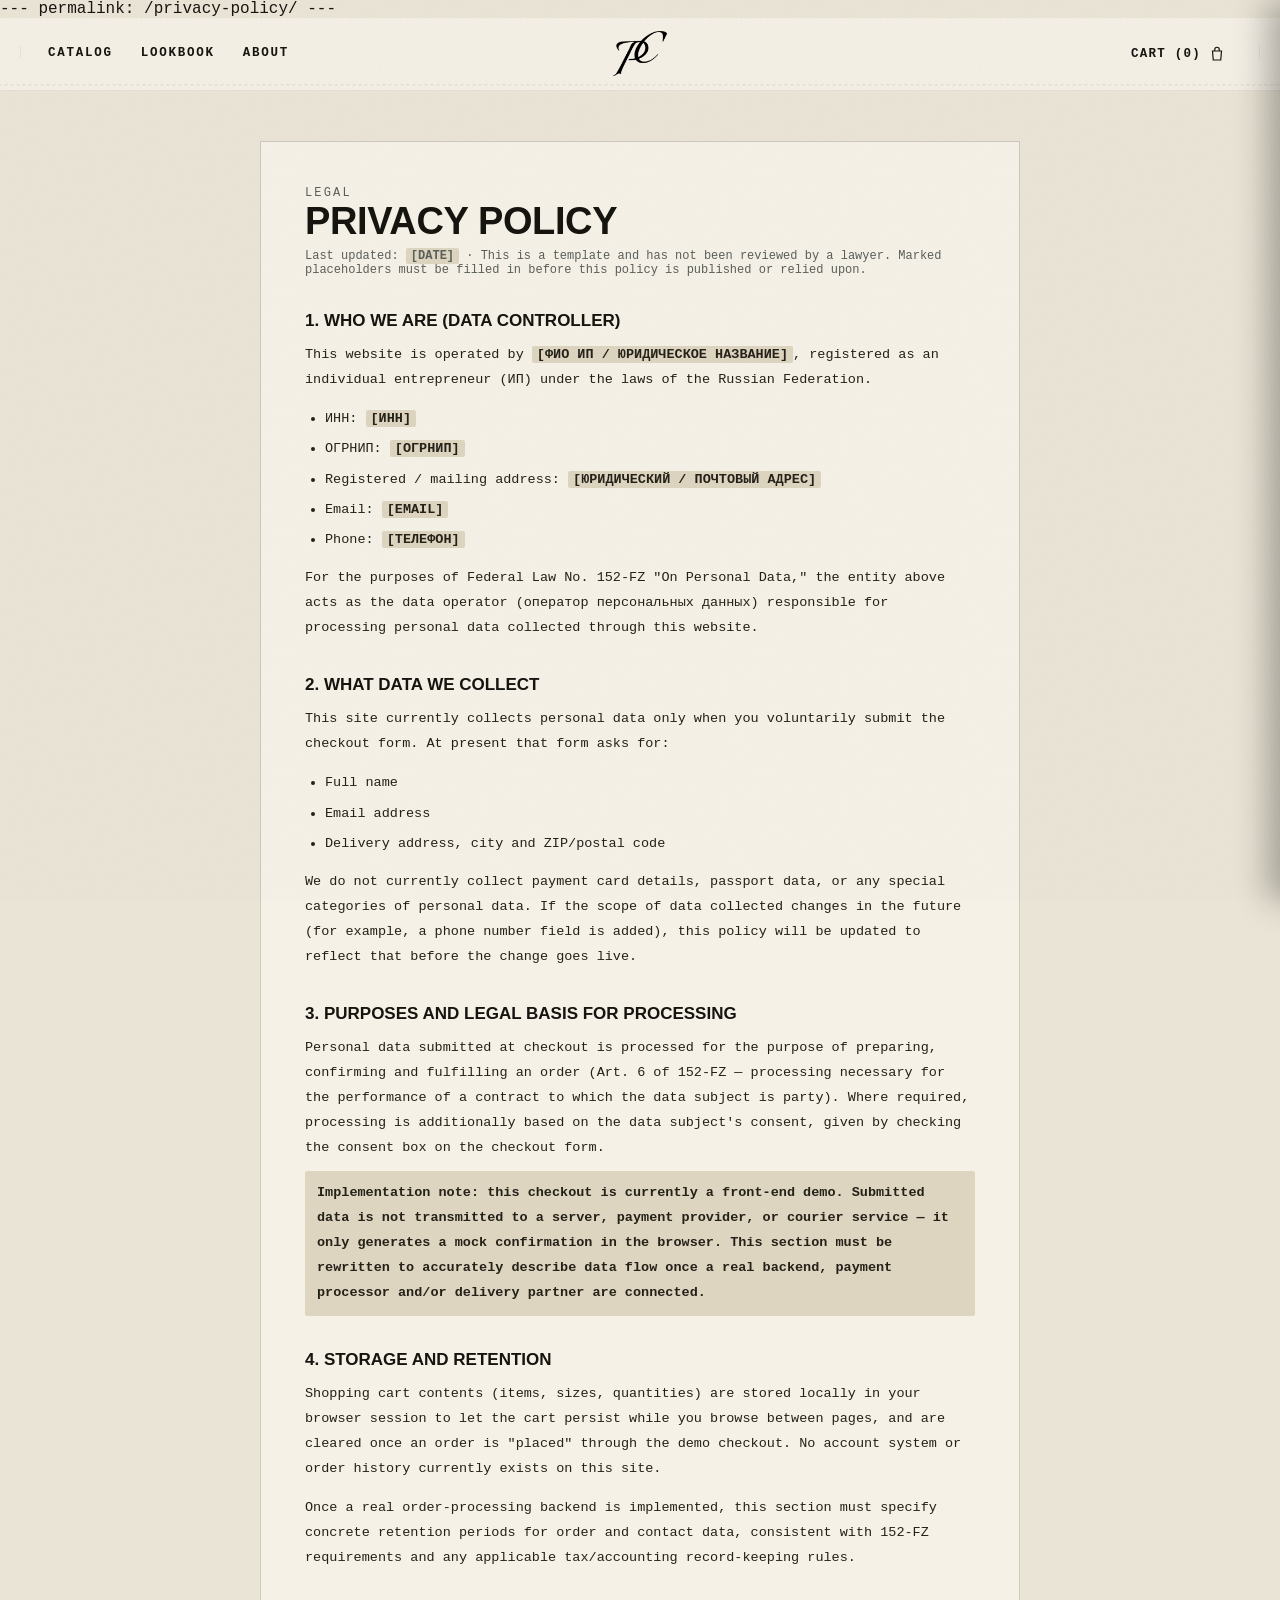
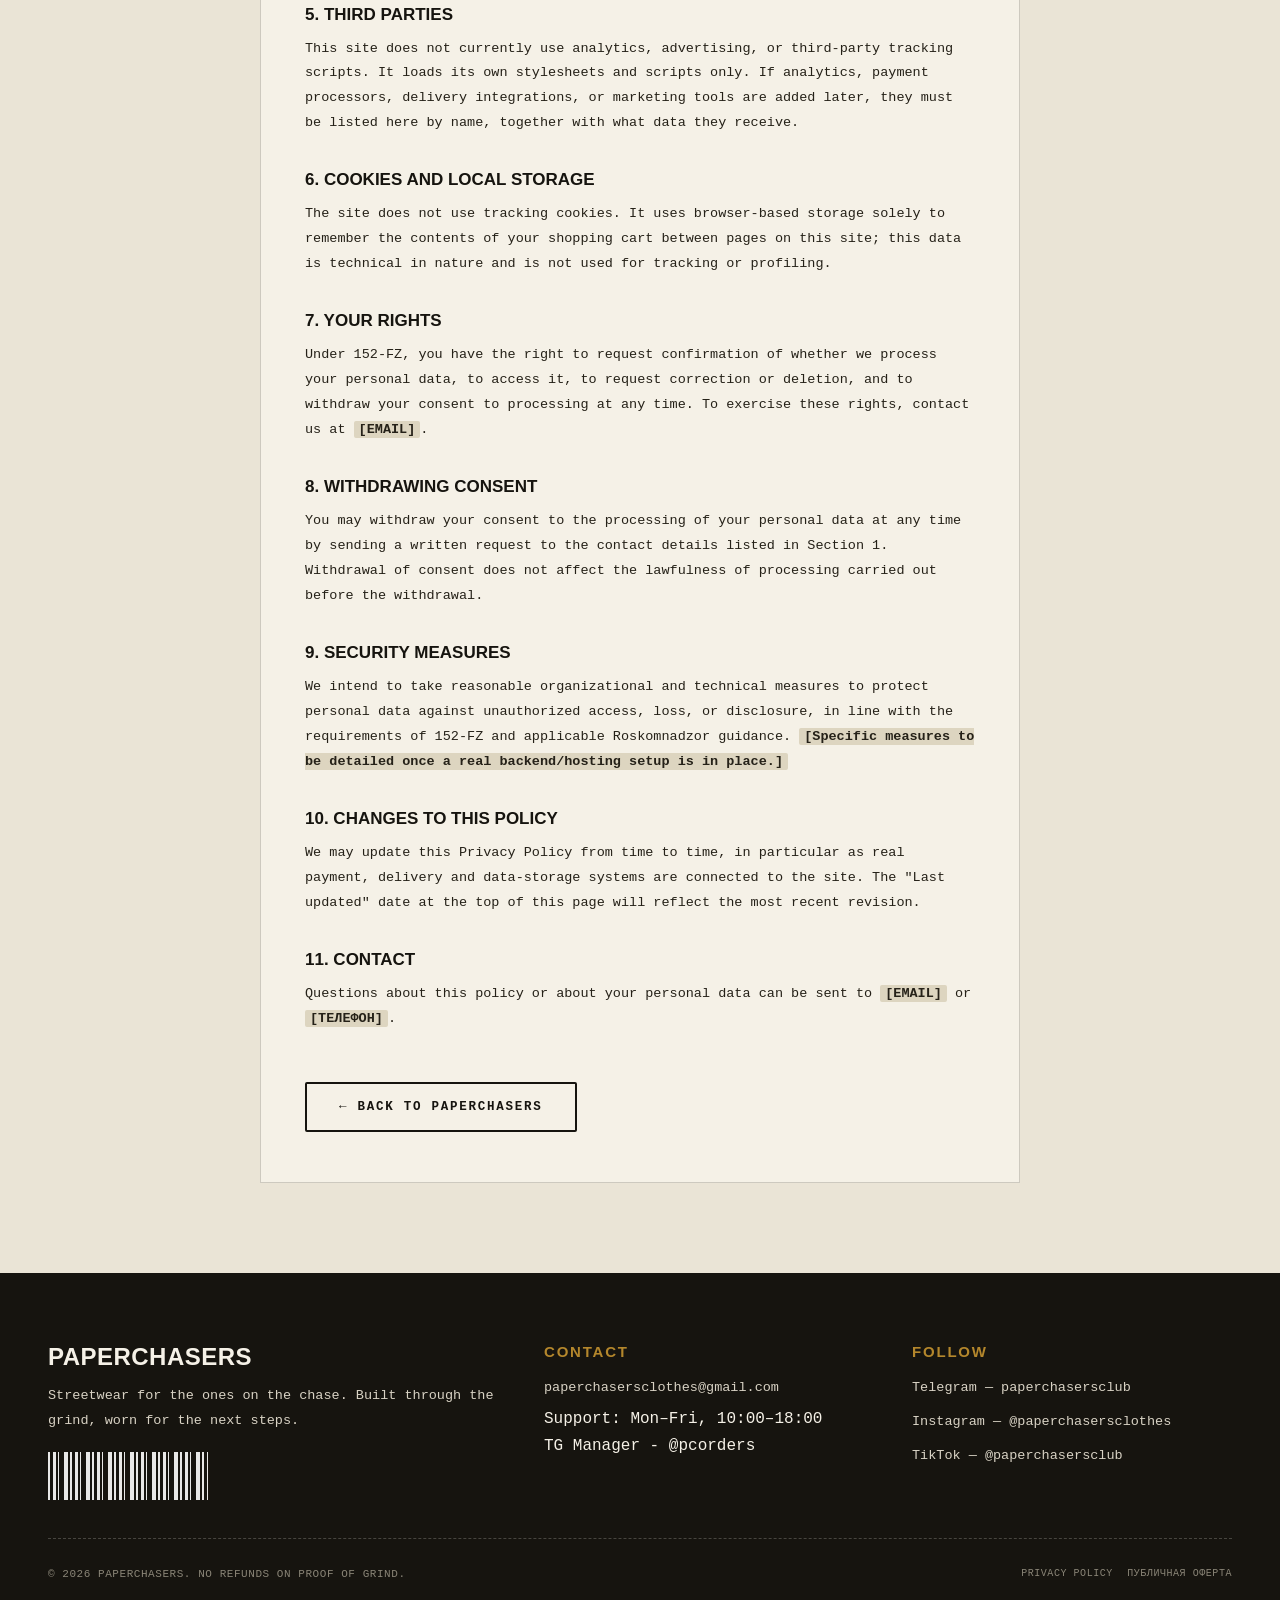
<file: privacy-policy.html>
---
permalink: /privacy-policy/
---
<!DOCTYPE html>
<html lang="en">
<head>
<meta charset="UTF-8">
<meta name="viewport" content="width=device-width, initial-scale=1.0, viewport-fit=cover">
<base href="../">
<title>Privacy Policy — PAPERCHASERS</title>
<link rel="stylesheet" href="style.css">
</head>
<body>

<header class="site">
  <div class="nav">
    <nav class="nav-left" id="navLinks">
      <a href="index.html#catalog">CATALOG</a>
      <a href="index.html#lookbook">LOOKBOOK</a>
      <a href="index.html#about">ABOUT</a>
    </nav>
    <div class="nav-center">
      <a href="index.html" aria-label="PaperChasers home">
        <img src="logox2.png" alt="PaperChasers" class="logo-main">
      </a>
    </div>
    <div class="nav-right">
      <button class="menu-toggle" id="menuToggle" aria-label="Toggle menu">☰</button>
      <button class="cart-btn" id="openCartBtn" aria-label="Open cart">
        <span class="cart-text">CART (<span class="cart-count" id="cartCount">0</span>)</span>
        <svg class="cart-icon" viewBox="0 0 24 24" fill="none" stroke="currentColor" stroke-width="1.6">
          <path d="M6 8h12l-1 12H7L6 8Z"/>
          <path d="M9 8V6a3 3 0 0 1 6 0v2"/>
        </svg>
      </button>
    </div>
  </div>
</header>

<main class="legal-main">
  <div class="wrap">
    <div class="legal-doc">
      <div class="eyebrow">Legal</div>
      <h1 class="display">Privacy Policy</h1>
      <div class="legal-updated">Last updated: <span class="legal-placeholder">[DATE]</span> · This is a template and has not been reviewed by a lawyer. Marked placeholders must be filled in before this policy is published or relied upon.</div>

      <h2>1. Who We Are (Data Controller)</h2>
      <p>This website is operated by <span class="legal-placeholder">[ФИО ИП / ЮРИДИЧЕСКОЕ НАЗВАНИЕ]</span>, registered as an individual entrepreneur (ИП) under the laws of the Russian Federation.</p>
      <ul>
        <li>ИНН: <span class="legal-placeholder">[ИНН]</span></li>
        <li>ОГРНИП: <span class="legal-placeholder">[ОГРНИП]</span></li>
        <li>Registered / mailing address: <span class="legal-placeholder">[ЮРИДИЧЕСКИЙ / ПОЧТОВЫЙ АДРЕС]</span></li>
        <li>Email: <span class="legal-placeholder">[EMAIL]</span></li>
        <li>Phone: <span class="legal-placeholder">[ТЕЛЕФОН]</span></li>
      </ul>
      <p>For the purposes of Federal Law No. 152-FZ "On Personal Data," the entity above acts as the data operator (оператор персональных данных) responsible for processing personal data collected through this website.</p>

      <h2>2. What Data We Collect</h2>
      <p>This site currently collects personal data only when you voluntarily submit the checkout form. At present that form asks for:</p>
      <ul>
        <li>Full name</li>
        <li>Email address</li>
        <li>Delivery address, city and ZIP/postal code</li>
      </ul>
      <p>We do not currently collect payment card details, passport data, or any special categories of personal data. If the scope of data collected changes in the future (for example, a phone number field is added), this policy will be updated to reflect that before the change goes live.</p>

      <h2>3. Purposes and Legal Basis for Processing</h2>
      <p>Personal data submitted at checkout is processed for the purpose of preparing, confirming and fulfilling an order (Art. 6 of 152-FZ — processing necessary for the performance of a contract to which the data subject is party). Where required, processing is additionally based on the data subject's consent, given by checking the consent box on the checkout form.</p>
      <p class="legal-placeholder" style="display:block; padding:10px 12px; margin-top:-4px;">Implementation note: this checkout is currently a front-end demo. Submitted data is not transmitted to a server, payment provider, or courier service — it only generates a mock confirmation in the browser. This section must be rewritten to accurately describe data flow once a real backend, payment processor and/or delivery partner are connected.</p>

      <h2>4. Storage and Retention</h2>
      <p>Shopping cart contents (items, sizes, quantities) are stored locally in your browser session to let the cart persist while you browse between pages, and are cleared once an order is "placed" through the demo checkout. No account system or order history currently exists on this site.</p>
      <p>Once a real order-processing backend is implemented, this section must specify concrete retention periods for order and contact data, consistent with 152-FZ requirements and any applicable tax/accounting record-keeping rules.</p>

      <h2>5. Third Parties</h2>
      <p>This site does not currently use analytics, advertising, or third-party tracking scripts. It loads its own stylesheets and scripts only. If analytics, payment processors, delivery integrations, or marketing tools are added later, they must be listed here by name, together with what data they receive.</p>

      <h2>6. Cookies and Local Storage</h2>
      <p>The site does not use tracking cookies. It uses browser-based storage solely to remember the contents of your shopping cart between pages on this site; this data is technical in nature and is not used for tracking or profiling.</p>

      <h2>7. Your Rights</h2>
      <p>Under 152-FZ, you have the right to request confirmation of whether we process your personal data, to access it, to request correction or deletion, and to withdraw your consent to processing at any time. To exercise these rights, contact us at <span class="legal-placeholder">[EMAIL]</span>.</p>

      <h2>8. Withdrawing Consent</h2>
      <p>You may withdraw your consent to the processing of your personal data at any time by sending a written request to the contact details listed in Section 1. Withdrawal of consent does not affect the lawfulness of processing carried out before the withdrawal.</p>

      <h2>9. Security Measures</h2>
      <p>We intend to take reasonable organizational and technical measures to protect personal data against unauthorized access, loss, or disclosure, in line with the requirements of 152-FZ and applicable Roskomnadzor guidance. <span class="legal-placeholder">[Specific measures to be detailed once a real backend/hosting setup is in place.]</span></p>

      <h2>10. Changes to This Policy</h2>
      <p>We may update this Privacy Policy from time to time, in particular as real payment, delivery and data-storage systems are connected to the site. The "Last updated" date at the top of this page will reflect the most recent revision.</p>

      <h2>11. Contact</h2>
      <p>Questions about this policy or about your personal data can be sent to <span class="legal-placeholder">[EMAIL]</span> or <span class="legal-placeholder">[ТЕЛЕФОН]</span>.</p>

      <a class="legal-back btn ghost" href="index.html">← Back to PaperChasers</a>
    </div>
  </div>
</main>

<footer id="contact">
  <div class="wrap">
    <div class="foot-grid">
      <div>
        <div class="brand-line">PaperChasers</div>
        <p>Streetwear for the ones on the chase. Built through the grind, worn for the next steps.</p>
        <div class="barcode"></div>
      </div>
      <div>
        <h4>Contact</h4>
        <ul>
          <li><a href="mailto:paperchasersclothes@gmail.com">paperchasersclothes@gmail.com</a></li>
          <li>Support: Mon–Fri, 10:00–18:00</li>
          <li>TG Manager - @pcorders</li>
        </ul>
      </div>
      <div>
        <h4>Follow</h4>
        <ul>
          <li><a href="https://t.me/paperchasersclub" target="_blank" rel="noopener">Telegram — paperchasersclub</a></li>
          <li><a href="https://www.instagram.com/paperchasersclothes/?utm_source=ig_web_button_share_sheet" target="_blank" rel="noopener">Instagram — @paperchasersclothes</a></li>
          <li><a href="https://www.tiktok.com/@paperchasersclub?is_from_webapp=1&amp;sender_device=pc" target="_blank" rel="noopener">TikTok — @paperchasersclub</a></li>
        </ul>
      </div>
    </div>
    <div class="foot-bottom">
      <span>© 2026 PAPERCHASERS. NO REFUNDS ON PROOF OF GRIND.</span>
      <span><a href="privacy-policy/" style="color:inherit;">PRIVACY POLICY</a>&nbsp;&nbsp;<a href="offer/" style="color:inherit;">ПУБЛИЧНАЯ ОФЕРТА</a></span>
    </div>
  </div>
</footer>

<!-- CART DRAWER (same as index.html) -->
<div class="overlay" id="overlay"></div>
<div class="drawer" id="drawer" role="dialog" aria-label="Shopping cart">
  <div class="drawer-head">
    <h3>Your Receipt</h3>
    <button class="close-x" id="closeDrawer" aria-label="Close cart">✕</button>
  </div>
  <div class="receipt-meta" id="receiptDate"></div>
  <div class="drawer-items" id="drawerItems"></div>
  <div class="drawer-foot">
    <div class="total-row"><span>TOTAL</span><span id="cartTotal">0 ₽</span></div>
    <button class="checkout-btn" id="checkoutBtn">Tear Off &amp; Checkout</button>
    <div class="drawer-barcode"></div>
  </div>
</div>

<script src="cart.js"></script>
<script>
  // Mobile menu (same as index.html)
  (function(){
    const toggle = document.getElementById('menuToggle');
    const links = document.getElementById('navLinks');
    toggle.setAttribute('aria-expanded', 'false');
    toggle.addEventListener('click', ()=>{
      const open = links.classList.toggle('mobile-open');
      toggle.setAttribute('aria-expanded', open ? 'true' : 'false');
      toggle.textContent = open ? '✕' : '☰';
    });
    document.querySelectorAll('#navLinks a').forEach(a=> a.addEventListener('click', ()=>{
      links.classList.remove('mobile-open');
      toggle.setAttribute('aria-expanded', 'false');
      toggle.textContent = '☰';
    }));
  })();

  // Cart drawer (same as index.html)
  async function refreshCartUI(){
    const cart = await cartGet();
    const countEl = document.getElementById('cartCount');
    if(countEl) countEl.textContent = cart.reduce((s,i)=>s+i.qty,0);
    const total = cart.reduce((s,i)=>s+i.price*i.qty,0);
    const totalEl = document.getElementById('cartTotal');
    if(totalEl) totalEl.textContent = total.toLocaleString('ru-RU') + ' ₽';
    const itemsEl = document.getElementById('drawerItems');
    if(!itemsEl) return;
    if(cart.length===0){
      itemsEl.innerHTML = '<div class="empty-cart">Nothing filed yet.<br>Add something from the catalog.</div>';
      return;
    }
    itemsEl.innerHTML = '';
    cart.forEach(item=>{
      const row = document.createElement('div');
      row.className = 'line-item';
      row.innerHTML = `
        <div>
          <div class="nm">${item.name}</div>
          <div class="meta">SIZE ${item.size}</div>
          <div class="qty-row">
            <button aria-label="Decrease quantity">−</button>
            <span>${item.qty}</span>
            <button aria-label="Increase quantity">+</button>
            <button class="rm">Remove</button>
          </div>
        </div>
        <div>${(item.price*item.qty).toLocaleString('ru-RU')} ₽</div>
      `;
      const [minus, plus, rm] = row.querySelectorAll('button');
      minus.onclick = async ()=>{
        let c = await cartGet();
        const it = c.find(i=>i.id===item.id && i.size===item.size);
        if(it){ it.qty--; if(it.qty<=0) c = c.filter(i=>!(i.id===item.id && i.size===item.size)); await cartSave(c); await refreshCartUI(); }
      };
      plus.onclick = async ()=>{
        let c = await cartGet();
        const it = c.find(i=>i.id===item.id && i.size===item.size);
        if(it){ it.qty++; await cartSave(c); await refreshCartUI(); }
      };
      rm.onclick = async ()=>{
        let c = await cartGet();
        c = c.filter(i=>!(i.id===item.id && i.size===item.size));
        await cartSave(c); await refreshCartUI();
      };
      itemsEl.appendChild(row);
    });
  }
  (function initDrawer(){
    const overlay = document.getElementById('overlay');
    const drawer = document.getElementById('drawer');
    async function openDrawer(){
      overlay.classList.add('show'); drawer.classList.add('open');
      document.getElementById('receiptDate').textContent = 'FILED ' + new Date().toLocaleDateString(undefined,{year:'numeric',month:'short',day:'2-digit'});
      await refreshCartUI();
    }
    function closeDrawer(){ overlay.classList.remove('show'); drawer.classList.remove('open'); }
    document.getElementById('openCartBtn').onclick = openDrawer;
    document.getElementById('closeDrawer').onclick = closeDrawer;
    overlay.onclick = closeDrawer;
    document.getElementById('checkoutBtn').onclick = ()=>{ window.location.href = 'checkout/'; };
    refreshCartUI();
  })();
</script>
</body>
</html>
</file>
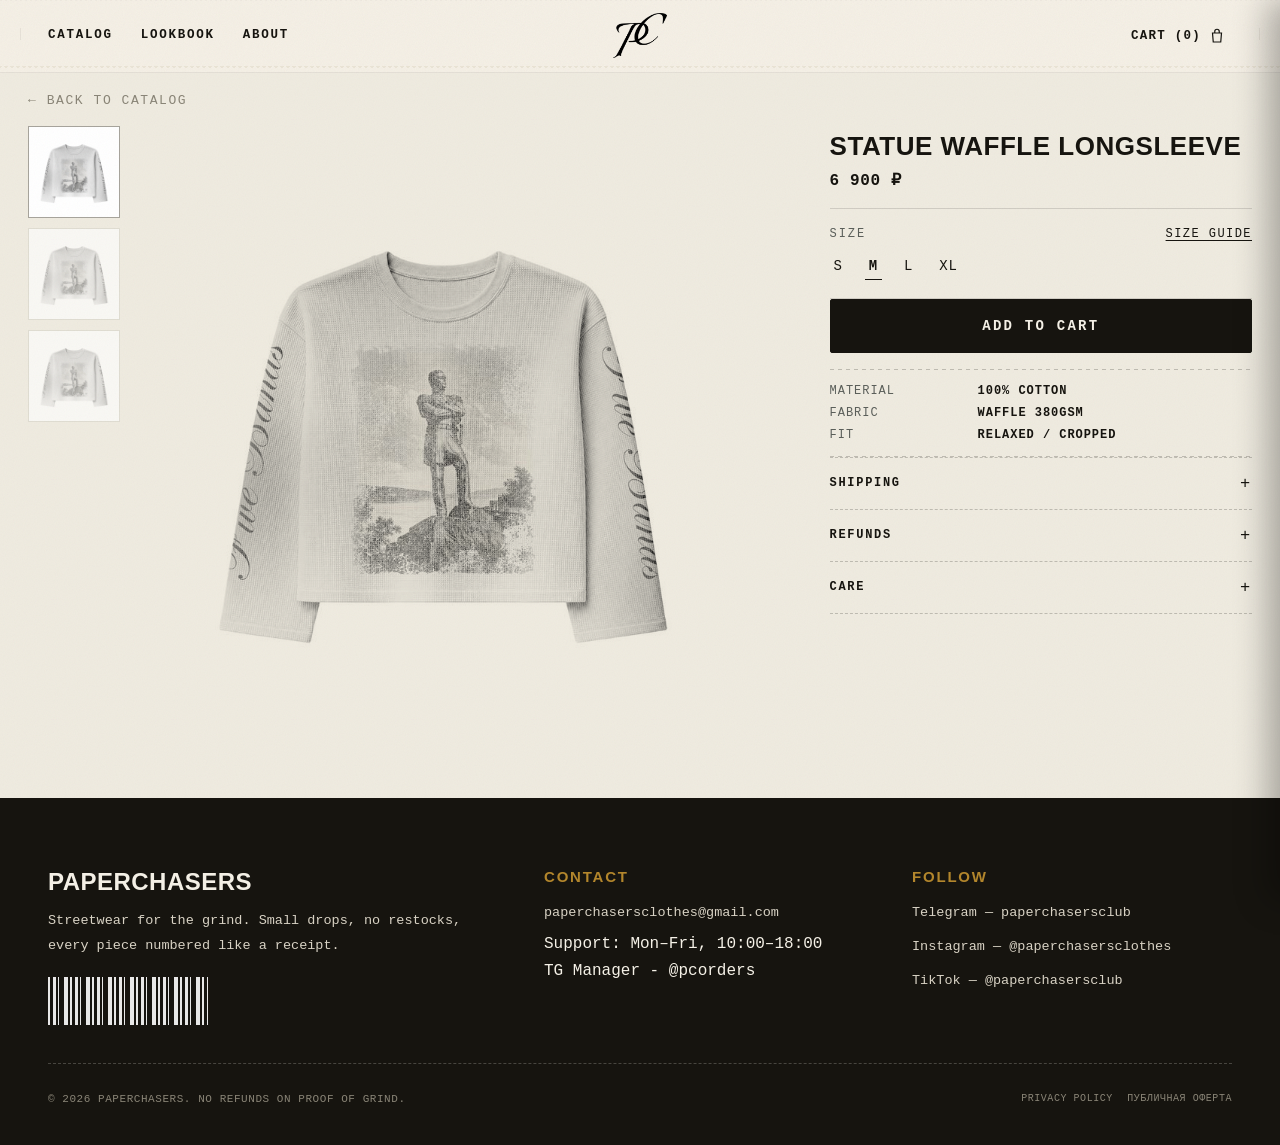
<file: product-1.html>
<!DOCTYPE html>
<html lang="en">
<head>
<meta charset="UTF-8">
<meta name="viewport" content="width=device-width, initial-scale=1.0, viewport-fit=cover">
<title>Statue Waffle Longsleeve — PAPERCHASERS</title>
<link rel="stylesheet" href="style.css">
<style>
/* ——— PRODUCT-1 — light ref, inspired not copied ——— */
.p1-page{
  background:#EFEBE0;
}
.p1-main{
  background:#EFEBE0;
  padding:18px 0 0 0;
}
.p1-wrap{
  max-width:1280px;
  margin:0 auto;
  padding:0 28px;
}
.p1-back{
  display:inline-flex;
  align-items:center;
  gap:6px;
  font-size:13px;
  letter-spacing:0.12em;
  text-transform:uppercase;
  color:#8A8577;
  text-decoration:none;
  margin-bottom:18px;
}
.p1-back:hover{color:var(--ink);}
.p1-layout{
  display:grid;
  grid-template-columns: 1.45fr 0.9fr;
  gap:48px;
  align-items:start;
  padding-bottom:50px;
}
/* gallery */
.p1-gallery{
  display:grid;
  grid-template-columns:92px 1fr;
  gap:12px;
  align-items:start;
}
.p1-thumbs{
  display:flex;
  flex-direction:column;
  gap:10px;
}
.p1-thumb{
  width:92px;
  height:92px;
  background:#F5F1E7;
  border:1px solid rgba(22,20,15,0.12);
  padding:0;
  overflow:hidden;
  cursor:pointer;
  opacity:0.65;
  transition:opacity .2s, border-color .2s;
}
.p1-thumb.active{
  opacity:1;
  border-color:rgba(22,20,15,0.35);
}
.p1-thumb img{
  width:100%; height:100%;
  object-fit:cover;
  display:block;
}
.p1-main-img{
  background:#EFEBE0;
  border:none;
  aspect-ratio: 1 / 1;
  display:flex;
  align-items:center;
  justify-content:center;
  overflow:hidden;
  padding:10px;
}
.p1-main-img img{
  width:100%;
  height:100%;
  object-fit:contain;
  display:block;
  mix-blend-mode:multiply;
}
/* info */
.p1-info{
  color:var(--ink);
  padding-top:6px;
}
.p1-eyebrow{
  font-family:var(--font-mono);
  font-size:10px;
  letter-spacing:0.18em;
  text-transform:uppercase;
  color:#9A9588;
  margin-bottom:10px;
}
.p1-title{
  font-family:var(--font-display);
  font-weight:900;
  text-transform:uppercase;
  font-size:26px;
  line-height:1.15;
  letter-spacing:0.02em;
  color:#16140F;
  margin:0 0 8px 0;
}
.p1-price{
  font-family:var(--font-mono);
  font-size:16px;
  font-weight:700;
  color:#16140F;
  margin-bottom:18px;
  letter-spacing:0.04em;
}
.p1-divider{
  height:1px;
  background:rgba(22,20,15,0.14);
  margin:0;
}
.p1-divider-dashed{
  height:1px;
  background:repeating-linear-gradient(90deg, rgba(22,20,15,0.22) 0 4px, transparent 4px 8px);
  margin:0;
}
/* size header */
.p1-size-head{
  display:flex;
  align-items:center;
  justify-content:space-between;
  padding:18px 0 12px 0;
}
.p1-size-head .p1-label{margin-bottom:0;}
.p1-size-guide-btn{
  background:none;
  border:none;
  padding:0;
  font-family:var(--font-mono);
  font-size:12px;
  letter-spacing:0.12em;
  text-transform:uppercase;
  color:var(--ink);
  text-decoration:underline;
  text-underline-offset:3px;
  cursor:pointer;
}
.p1-label{
  font-family:var(--font-mono);
  font-size:12px;
  letter-spacing:0.16em;
  text-transform:uppercase;
  color:#5B5F5A;
}
.p1-size-row{
  display:flex;
  gap:18px;
  flex-wrap:wrap;
  margin-bottom:18px;
  padding-top:2px;
}
.p1-size-row .size-btn{
  min-width:auto;
  height:auto;
  padding:3px 4px 5px 4px;
  border:none;
  border-bottom:1.5px solid transparent;
  background:transparent;
  color:var(--ink);
  font-family:var(--font-mono);
  font-size:14px;
  font-weight:500;
  letter-spacing:0.06em;
  text-transform:uppercase;
  cursor:pointer;
  border-radius:0;
  text-decoration:none;
  transition:all .15s ease;
}
.p1-size-row .size-btn:hover{
  color:#000;
}
.p1-size-row .size-btn.sel{
  background:transparent;
  color:var(--ink);
  border-color:var(--ink);
  font-weight:700;
  text-decoration:none;
  border-bottom-color:var(--ink);
}
/* add to cart — new visual: black bar, inspired by ref */
.p1-add{
  width:100%;
  background:#16140F;
  color:#F5F1E7;
  border:1.5px solid #16140F;
  padding:18px 20px;
  font-family:var(--font-mono);
  font-size:14px;
  font-weight:700;
  letter-spacing:0.16em;
  text-transform:uppercase;
  cursor:pointer;
  border-radius:2px;
  margin:0 0 0 0;
  transition:all .18s ease;
  display:block;
}
.p1-add:hover{
  background:#000;
  border-color:#000;
  transform:translateY(-1px);
  box-shadow:0 6px 16px rgba(22,20,15,0.18);
}
.p1-add:active{transform:translateY(0); box-shadow:none;}
.p1-add.added{
  background:#F5F1E7;
  color:#16140F;
  border-color:#16140F;
}
/* specs static block — replaces DESCRIPTION */
.p1-specs{
  padding:14px 0 14px 0;
  display:flex;
  flex-direction:column;
  gap:8px;
}
.p1-spec-row{
  display:grid;
  grid-template-columns: 128px 1fr;
  gap:20px;
  align-items:baseline;
  font-family:var(--font-mono);
  font-size:12px;
  letter-spacing:0.08em;
  text-transform:uppercase;
  color:var(--ink);
}
.p1-spec-row span:first-child{color:#5B5F5A;}
.p1-spec-row span:last-child{color:#16140F; font-weight:600;}
.p1-accordion{
  border-top:1px solid rgba(22,20,15,0.14);
  border-top-style:dashed;
  border-top-width:1px;
  /* use dashed via repeating gradient fallback — keep simple solid dashed */
}
.p1-accordion{
  border-top:1px dashed rgba(22,20,15,0.22);
}
.p1-accordion:last-child{
  border-bottom:1px dashed rgba(22,20,15,0.22);
}
.p1-acc-btn{
  width:100%;
  display:flex;
  align-items:center;
  justify-content:space-between;
  background:none;
  border:none;
  padding:16px 0;
  font-family:var(--font-mono);
  font-size:12px;
  letter-spacing:0.14em;
  text-transform:uppercase;
  color:var(--ink);
  cursor:pointer;
  font-weight:700;
}
.p1-acc-btn .plus{
  font-size:17px;
  color:var(--ink);
  transition:transform .2s;
  font-weight:400;
}
.p1-acc-btn.open .plus{transform:rotate(45deg);}
.p1-acc-panel{
  max-height:0;
  overflow:hidden;
  transition:max-height .28s ease, padding .2s ease;
  font-size:14px;
  line-height:1.75;
  color:#5B5F5A;
  padding:0;
}
.p1-acc-panel.open{
  max-height:300px;
  padding:0 0 14px 0;
}
/* size guide modal */
.p1-modal{
  position:fixed; inset:0; z-index:500;
  display:flex; align-items:center; justify-content:center;
  padding:24px;
  opacity:0; pointer-events:none; transition:opacity .22s ease;
  background:rgba(22,20,15,0.48);
  backdrop-filter:blur(2px);
}
.p1-modal.show{opacity:1; pointer-events:auto;}
.p1-modal-card{
  background:#F5F1E7; border:1.5px solid var(--ink);
  width:100%; max-width:560px; max-height:90vh; overflow-y:auto;
  padding:26px 26px 24px;
  position:relative;
  box-shadow:0 18px 44px rgba(0,0,0,0.28);
}
.p1-modal-card h3{
  font-family:var(--font-display);
  text-transform:uppercase;
  margin:0 0 6px;
  font-size:18px; font-weight:900;
  letter-spacing:0.02em;
}
.p1-modal-note{font-size:11px; color:#5B5F5A; margin-bottom:16px; line-height:1.6;}
.p1-size-table{
  width:100%; border-collapse:collapse;
  font-family:var(--font-mono); font-size:14px;
}
.p1-size-table th{
  text-align:left; font-size:12px; letter-spacing:0.12em; text-transform:uppercase;
  color:#5B5F5A; padding:8px 8px; border-bottom:1px solid var(--ink);
}
.p1-size-table td{
  padding:10px 8px; border-bottom:1px dashed rgba(22,20,15,0.18);
  color:var(--ink);
}
.p1-size-table tr:last-child td{border-bottom:none;}
.p1-modal-close{
  position:absolute; top:14px; right:14px; background:none; border:none;
  font-size:18px; cursor:pointer; color:var(--ink);
}
.p1-modal-foot{
  margin-top:14px; font-size:11px; color:#8A8577; line-height:1.6;
}
@media (min-width: 981px){
  .p1-info{
    border-left:none;
    padding-left:28px;
  }
}
@media (max-width: 980px){
  .p1-layout{grid-template-columns:1fr; gap:28px;}
  .p1-gallery{grid-template-columns:82px 1fr;}
  .p1-thumbs{flex-direction:column;}
  .p1-thumb{width:82px; height:82px;}
}
@media (max-width: 600px){
  .p1-gallery{grid-template-columns:1fr;}
  .p1-thumbs{
    flex-direction:row;
    order:2;
  }
  .p1-main-img{order:1; padding:6px;}
  .p1-thumb{width:84px; height:84px;}
  .p1-wrap{padding:0 16px;}
  .p1-title{font-size:21px;}
  .p1-spec-row{grid-template-columns: 100px 1fr;}
  .p1-size-row{gap:8px;}
  .p1-size-row .size-btn{min-width:48px; min-height:44px; padding:12px 10px; font-size:14px;}
  .p1-acc-btn{min-height:48px; padding:14px 0;}
  .p1-add{min-height:56px; font-size:15px;}
}
</style>
</head>
<body class="p1-page">

<header class="site">
  <div class="nav">
    <nav class="nav-left">
      <a href="index.html#catalog">CATALOG</a>
      <a href="index.html#lookbook">LOOKBOOK</a>
      <a href="index.html#about">ABOUT</a>
    </nav>
    <div class="nav-center">
      <a href="index.html" aria-label="PaperChasers home">
        <img src="logox2.png" alt="PaperChasers" class="logo-main">
      </a>
    </div>
    <div class="nav-right">
      <button class="menu-toggle" id="menuToggle" aria-label="Toggle menu">☰</button>
      <button class="cart-btn" id="openCartBtn" aria-label="Open cart">
        <span class="cart-text">CART (<span class="cart-count" id="cartCount">0</span>)</span>
        <svg class="cart-icon" viewBox="0 0 24 24" fill="none" stroke="currentColor" stroke-width="1.6">
          <path d="M6 8h12l-1 12H7L6 8Z"/>
          <path d="M9 8V6a3 3 0 0 1 6 0v2"/>
        </svg>
      </button>
    </div>
  </div>
</header>

<main class="p1-main">
  <div class="p1-wrap">
    <a class="p1-back" href="index.html#catalog">← Back to Catalog</a>
    <div class="p1-layout">
      <!-- LEFT : gallery -->
      <div class="p1-gallery">
        <div class="p1-thumbs" id="p1Thumbs">
          <button class="p1-thumb active" data-src="images/longsleeve.jpg" aria-label="View 1"><img src="images/longsleeve.jpg" alt="thumb 1"></button>
          <button class="p1-thumb" data-src="images/longsleeve.jpg" aria-label="View 2"><img src="images/longsleeve.jpg" alt="thumb 2" style="object-position:center top;"></button>
          <button class="p1-thumb" data-src="images/longsleeve.jpg" aria-label="View 3"><img src="images/longsleeve.jpg" alt="thumb 3" style="object-position:center 30%;"></button>
        </div>
        <div class="p1-main-img" id="p1MainImg">
          <img id="p1Img" src="images/longsleeve.jpg" alt="Statue Waffle Longsleeve">
        </div>
      </div>

      <!-- RIGHT : info -->
      <div class="p1-info">
        <h1 class="p1-title">STATUE WAFFLE LONGSLEEVE</h1>
        <div class="p1-price">6 900 ₽</div>
        <div class="p1-divider"></div>

        <div class="p1-size-head">
          <div class="p1-label">SIZE</div>
          <button class="p1-size-guide-btn" id="sizeGuideBtn">SIZE GUIDE</button>
        </div>
        <div class="p1-size-row" id="sizeRow"></div>
        <div class="p1-divider"></div>

        <button class="p1-add" id="addBtn">ADD TO CART</button>
        <div class="p1-divider-dashed" style="margin-top:16px;"></div>

        <div class="p1-specs">
          <div class="p1-spec-row"><span>MATERIAL</span><span>100% COTTON</span></div>
          <div class="p1-spec-row"><span>FABRIC</span><span>WAFFLE 380GSM</span></div>
          <div class="p1-spec-row"><span>FIT</span><span>RELAXED / CROPPED</span></div>
        </div>
        <div class="p1-divider-dashed"></div>

        <div class="p1-accordion">
          <button class="p1-acc-btn" data-acc="ship">SHIPPING <span class="plus">+</span></button>
          <div class="p1-acc-panel" id="acc-ship">Ships in 2–3 business days. Tracked delivery. All sales final — no restocks. Carefully packed with receipt.</div>
        </div>
        <div class="p1-accordion">
          <button class="p1-acc-btn" data-acc="refunds">REFUNDS <span class="plus">+</span></button>
          <div class="p1-acc-panel" id="acc-refunds">All sales final. No returns, no exchanges. Each drop is numbered — chase responsibly. Contact hello@paperchasers.co for defects only.</div>
        </div>
        <div class="p1-accordion">
          <button class="p1-acc-btn" data-acc="care">CARE <span class="plus">+</span></button>
          <div class="p1-acc-panel" id="acc-care">Machine wash cold, inside out. Do not bleach. Tumble dry low. Do not iron print.</div>
        </div>

      </div>
    </div>
  </div>
</main>

<!-- SIZE GUIDE MODAL -->
<div class="p1-modal" id="p1SizeModal" aria-hidden="true">
  <div class="p1-modal-card">
    <button class="p1-modal-close" id="p1SizeClose" aria-label="Close size guide">✕</button>
    <h3>SIZE GUIDE</h3>
    <div class="p1-modal-note">Measurements in cm · garment laid flat · model 185cm wears M<br>Замеры пришлёшь — таблицу обновлю 1-в-1.</div>
    <table class="p1-size-table">
      <thead><tr><th>SIZE</th><th>CHEST</th><th>LENGTH</th><th>SLEEVE</th></tr></thead>
      <tbody>
        <tr><td>S</td><td>52</td><td>66</td><td>62</td></tr>
        <tr><td>M</td><td>55</td><td>68</td><td>64</td></tr>
        <tr><td>L</td><td>58</td><td>70</td><td>66</td></tr>
        <tr><td>XL</td><td>61</td><td>72</td><td>68</td></tr>
      </tbody>
    </table>
    <div class="p1-modal-foot">Placeholder table — скинь точные замеры, подменю без изменения вёрстки.</div>
  </div>
</div>

<footer id="contact">
  <div class="wrap">
    <div class="foot-grid">
      <div>
        <div class="brand-line">PaperChasers</div>
        <p>Streetwear for the grind. Small drops, no restocks, every piece numbered like a receipt.</p>
        <div class="barcode"></div>
      </div>
      <div>
        <h4>Contact</h4>
        <ul>
          <li><a href="mailto:paperchasersclothes@gmail.com">paperchasersclothes@gmail.com</a></li>
          <li>Support: Mon–Fri, 10:00–18:00</li>
          <li>TG Manager - @pcorders</li>
        </ul>
      </div>
      <div>
        <h4>Follow</h4>
        <ul>
          <li><a href="https://t.me/paperchasersclub" target="_blank" rel="noopener">Telegram — paperchasersclub</a></li>
          <li><a href="https://www.instagram.com/paperchasersclothes/?utm_source=ig_web_button_share_sheet" target="_blank" rel="noopener">Instagram — @paperchasersclothes</a></li>
          <li><a href="https://www.tiktok.com/@paperchasersclub?is_from_webapp=1&amp;sender_device=pc" target="_blank" rel="noopener">TikTok — @paperchasersclub</a></li>
        </ul>
      </div>
    </div>
    <div class="foot-bottom">
      <span>© 2026 PAPERCHASERS. NO REFUNDS ON PROOF OF GRIND.</span>
      <span><a href="privacy-policy/" style="color:inherit;">PRIVACY POLICY</a>&nbsp;&nbsp;<a href="offer/" style="color:inherit;">ПУБЛИЧНАЯ ОФЕРТА</a></span>
    </div>
  </div>
</footer>

<div class="overlay" id="overlay"></div>
<div class="drawer" id="drawer" role="dialog" aria-label="Shopping cart">
  <div class="drawer-head">
    <h3>Your Receipt</h3>
    <button class="close-x" id="closeDrawer" aria-label="Close cart">✕</button>
  </div>
  <div class="receipt-meta" id="receiptDate"></div>
  <div class="drawer-items" id="drawerItems"></div>
  <div class="drawer-foot">
    <div class="total-row"><span>TOTAL</span><span id="cartTotal">0 ₽</span></div>
    <button class="checkout-btn" id="checkoutBtn">Tear Off &amp; Checkout</button>
    <div class="drawer-barcode"></div>
  </div>
</div>

<div class="modal" id="checkoutModal">
  <div class="modal-card" id="checkoutCard"></div>
</div>

<script src="products.js"></script>
<script src="cart.js"></script>
<script>const PRODUCT_ID = 1;</script>
<script src="product.js"></script>
<script>
(function(){
  const thumbs = document.querySelectorAll('.p1-thumb');
  const mainImg = document.getElementById('p1Img');
  thumbs.forEach(t=>{
    t.addEventListener('click', ()=>{
      thumbs.forEach(x=>x.classList.remove('active'));
      t.classList.add('active');
      const src = t.getAttribute('data-src');
      if(mainImg) mainImg.src = src;
    });
  });
  // size guide modal
  const sgBtn = document.getElementById('sizeGuideBtn');
  const sgModal = document.getElementById('p1SizeModal');
  const sgClose = document.getElementById('p1SizeClose');
  function openSG(){ sgModal.classList.add('show'); sgModal.setAttribute('aria-hidden','false'); }
  function closeSG(){ sgModal.classList.remove('show'); sgModal.setAttribute('aria-hidden','true'); }
  if(sgBtn) sgBtn.addEventListener('click', openSG);
  if(sgClose) sgClose.addEventListener('click', closeSG);
  if(sgModal) sgModal.addEventListener('click', (e)=>{ if(e.target===sgModal) closeSG(); });
  document.addEventListener('keydown', (e)=>{ if(e.key==='Escape') closeSG(); });
  // accordions — only SHIPPING / REFUNDS now
  document.querySelectorAll('.p1-acc-btn').forEach(btn=>{
    btn.addEventListener('click', ()=>{
      const key = btn.getAttribute('data-acc');
      const panel = document.getElementById('acc-'+key);
      const isOpen = panel.classList.contains('open');
      document.querySelectorAll('.p1-acc-panel').forEach(p=>{p.classList.remove('open'); p.style.maxHeight='0';});
      document.querySelectorAll('.p1-acc-btn').forEach(b=>{b.classList.remove('open'); b.querySelector('.plus').textContent='+';});
      if(!isOpen){
        panel.classList.add('open');
        btn.classList.add('open');
        btn.querySelector('.plus').textContent='×';
        panel.style.maxHeight = panel.scrollHeight + 'px';
      }
    });
  });
  // select M by default (as in previous photo)
  document.addEventListener('DOMContentLoaded', ()=>{
    setTimeout(()=>{
      const row = document.getElementById('sizeRow');
      if(!row) return;
      const btns = row.querySelectorAll('.size-btn');
      btns.forEach(b=>{ if(b.textContent.trim()==='M') b.click(); });
    }, 80);
  });
})();
</script>
</body>
</html>
</file>
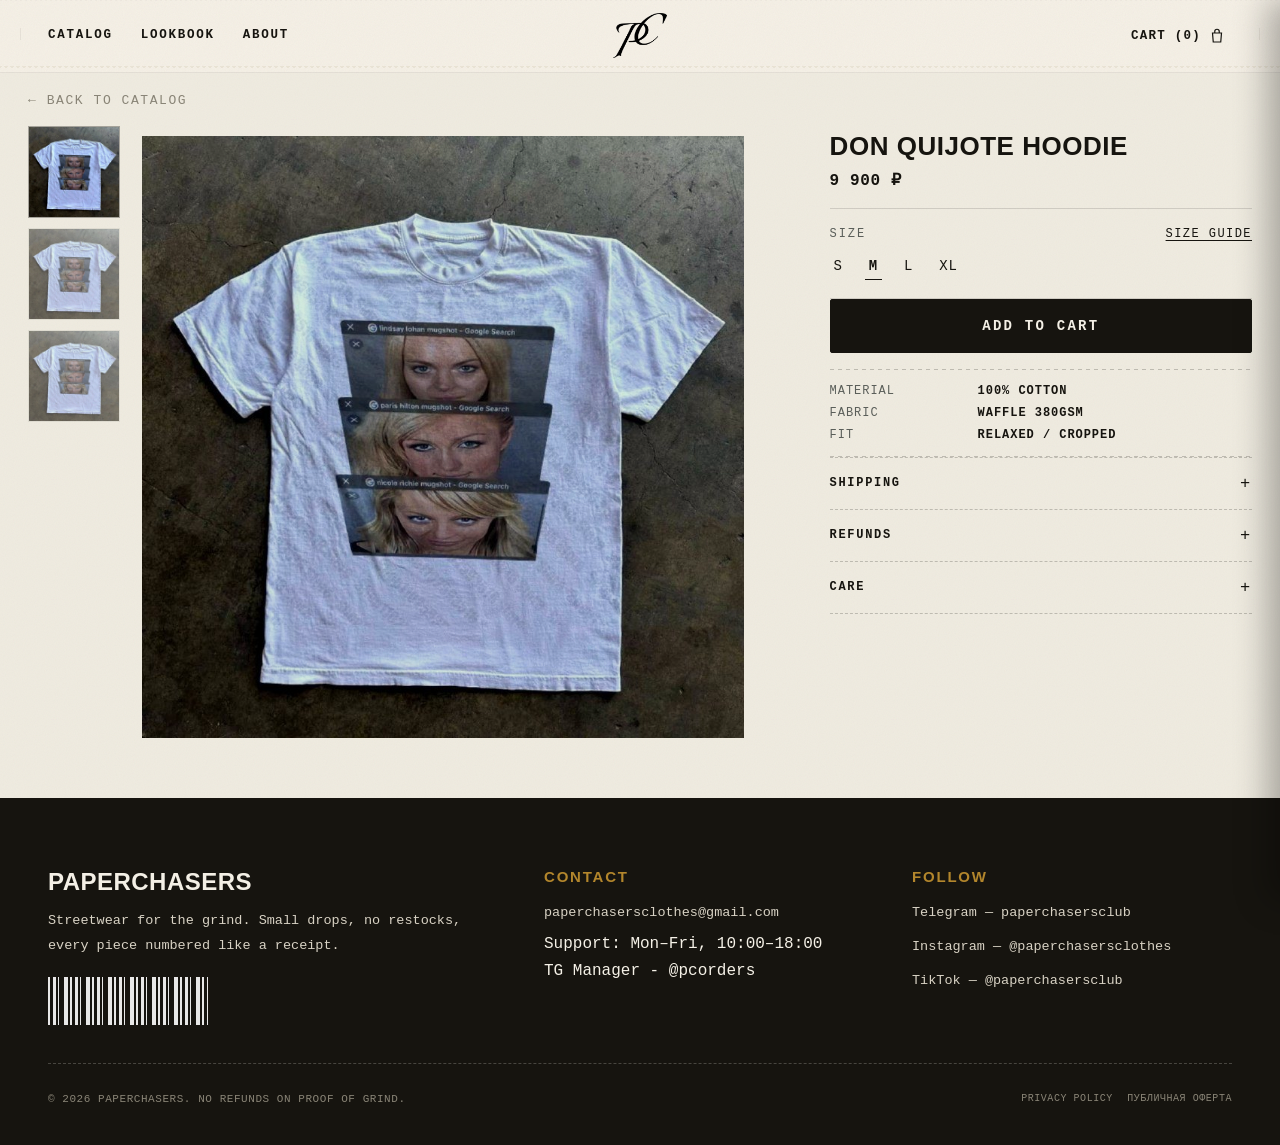
<file: product-2.html>
<!DOCTYPE html>
<html lang="en">
<head>
<meta charset="UTF-8">
<meta name="viewport" content="width=device-width, initial-scale=1.0, viewport-fit=cover">
<title>DON QUIJOTE HOODIE — PAPERCHASERS</title>
<link rel="stylesheet" href="style.css">
<style>
/* ——— PRODUCT-1 — light ref, inspired not copied ——— */
.p1-page{
  background:#EFEBE0;
}
.p1-main{
  background:#EFEBE0;
  padding:18px 0 0 0;
}
.p1-wrap{
  max-width:1280px;
  margin:0 auto;
  padding:0 28px;
}
.p1-back{
  display:inline-flex;
  align-items:center;
  gap:6px;
  font-size:13px;
  letter-spacing:0.12em;
  text-transform:uppercase;
  color:#8A8577;
  text-decoration:none;
  margin-bottom:18px;
}
.p1-back:hover{color:var(--ink);}
.p1-layout{
  display:grid;
  grid-template-columns: 1.45fr 0.9fr;
  gap:48px;
  align-items:start;
  padding-bottom:50px;
}
/* gallery */
.p1-gallery{
  display:grid;
  grid-template-columns:92px 1fr;
  gap:12px;
  align-items:start;
}
.p1-thumbs{
  display:flex;
  flex-direction:column;
  gap:10px;
}
.p1-thumb{
  width:92px;
  height:92px;
  background:#F5F1E7;
  border:1px solid rgba(22,20,15,0.12);
  padding:0;
  overflow:hidden;
  cursor:pointer;
  opacity:0.65;
  transition:opacity .2s, border-color .2s;
}
.p1-thumb.active{
  opacity:1;
  border-color:rgba(22,20,15,0.35);
}
.p1-thumb img{
  width:100%; height:100%;
  object-fit:cover;
  display:block;
}
.p1-main-img{
  background:#EFEBE0;
  border:none;
  aspect-ratio: 1 / 1;
  display:flex;
  align-items:center;
  justify-content:center;
  overflow:hidden;
  padding:10px;
}
.p1-main-img img{
  width:100%;
  height:100%;
  object-fit:contain;
  display:block;
  mix-blend-mode:multiply;
}
/* info */
.p1-info{
  color:var(--ink);
  padding-top:6px;
}
.p1-eyebrow{
  font-family:var(--font-mono);
  font-size:10px;
  letter-spacing:0.18em;
  text-transform:uppercase;
  color:#9A9588;
  margin-bottom:10px;
}
.p1-title{
  font-family:var(--font-display);
  font-weight:900;
  text-transform:uppercase;
  font-size:26px;
  line-height:1.15;
  letter-spacing:0.02em;
  color:#16140F;
  margin:0 0 8px 0;
}
.p1-price{
  font-family:var(--font-mono);
  font-size:16px;
  font-weight:700;
  color:#16140F;
  margin-bottom:18px;
  letter-spacing:0.04em;
}
.p1-divider{
  height:1px;
  background:rgba(22,20,15,0.14);
  margin:0;
}
.p1-divider-dashed{
  height:1px;
  background:repeating-linear-gradient(90deg, rgba(22,20,15,0.22) 0 4px, transparent 4px 8px);
  margin:0;
}
/* size header */
.p1-size-head{
  display:flex;
  align-items:center;
  justify-content:space-between;
  padding:18px 0 12px 0;
}
.p1-size-head .p1-label{margin-bottom:0;}
.p1-size-guide-btn{
  background:none;
  border:none;
  padding:0;
  font-family:var(--font-mono);
  font-size:12px;
  letter-spacing:0.12em;
  text-transform:uppercase;
  color:var(--ink);
  text-decoration:underline;
  text-underline-offset:3px;
  cursor:pointer;
}
.p1-label{
  font-family:var(--font-mono);
  font-size:12px;
  letter-spacing:0.16em;
  text-transform:uppercase;
  color:#5B5F5A;
}
.p1-size-row{
  display:flex;
  gap:18px;
  flex-wrap:wrap;
  margin-bottom:18px;
  padding-top:2px;
}
.p1-size-row .size-btn{
  min-width:auto;
  height:auto;
  padding:3px 4px 5px 4px;
  border:none;
  border-bottom:1.5px solid transparent;
  background:transparent;
  color:var(--ink);
  font-family:var(--font-mono);
  font-size:14px;
  font-weight:500;
  letter-spacing:0.06em;
  text-transform:uppercase;
  cursor:pointer;
  border-radius:0;
  text-decoration:none;
  transition:all .15s ease;
}
.p1-size-row .size-btn:hover{
  color:#000;
}
.p1-size-row .size-btn.sel{
  background:transparent;
  color:var(--ink);
  border-color:var(--ink);
  font-weight:700;
  text-decoration:none;
  border-bottom-color:var(--ink);
}
/* add to cart — new visual: black bar, inspired by ref */
.p1-add{
  width:100%;
  background:#16140F;
  color:#F5F1E7;
  border:1.5px solid #16140F;
  padding:18px 20px;
  font-family:var(--font-mono);
  font-size:14px;
  font-weight:700;
  letter-spacing:0.16em;
  text-transform:uppercase;
  cursor:pointer;
  border-radius:2px;
  margin:0 0 0 0;
  transition:all .18s ease;
  display:block;
}
.p1-add:hover{
  background:#000;
  border-color:#000;
  transform:translateY(-1px);
  box-shadow:0 6px 16px rgba(22,20,15,0.18);
}
.p1-add:active{transform:translateY(0); box-shadow:none;}
.p1-add.added{
  background:#F5F1E7;
  color:#16140F;
  border-color:#16140F;
}
/* specs static block — replaces DESCRIPTION */
.p1-specs{
  padding:14px 0 14px 0;
  display:flex;
  flex-direction:column;
  gap:8px;
}
.p1-spec-row{
  display:grid;
  grid-template-columns: 128px 1fr;
  gap:20px;
  align-items:baseline;
  font-family:var(--font-mono);
  font-size:12px;
  letter-spacing:0.08em;
  text-transform:uppercase;
  color:var(--ink);
}
.p1-spec-row span:first-child{color:#5B5F5A;}
.p1-spec-row span:last-child{color:#16140F; font-weight:600;}
.p1-accordion{
  border-top:1px solid rgba(22,20,15,0.14);
  border-top-style:dashed;
  border-top-width:1px;
  /* use dashed via repeating gradient fallback — keep simple solid dashed */
}
.p1-accordion{
  border-top:1px dashed rgba(22,20,15,0.22);
}
.p1-accordion:last-child{
  border-bottom:1px dashed rgba(22,20,15,0.22);
}
.p1-acc-btn{
  width:100%;
  display:flex;
  align-items:center;
  justify-content:space-between;
  background:none;
  border:none;
  padding:16px 0;
  font-family:var(--font-mono);
  font-size:12px;
  letter-spacing:0.14em;
  text-transform:uppercase;
  color:var(--ink);
  cursor:pointer;
  font-weight:700;
}
.p1-acc-btn .plus{
  font-size:17px;
  color:var(--ink);
  transition:transform .2s;
  font-weight:400;
}
.p1-acc-btn.open .plus{transform:rotate(45deg);}
.p1-acc-panel{
  max-height:0;
  overflow:hidden;
  transition:max-height .28s ease, padding .2s ease;
  font-size:14px;
  line-height:1.75;
  color:#5B5F5A;
  padding:0;
}
.p1-acc-panel.open{
  max-height:300px;
  padding:0 0 14px 0;
}
/* size guide modal */
.p1-modal{
  position:fixed; inset:0; z-index:500;
  display:flex; align-items:center; justify-content:center;
  padding:24px;
  opacity:0; pointer-events:none; transition:opacity .22s ease;
  background:rgba(22,20,15,0.48);
  backdrop-filter:blur(2px);
}
.p1-modal.show{opacity:1; pointer-events:auto;}
.p1-modal-card{
  background:#F5F1E7; border:1.5px solid var(--ink);
  width:100%; max-width:560px; max-height:90vh; overflow-y:auto;
  padding:26px 26px 24px;
  position:relative;
  box-shadow:0 18px 44px rgba(0,0,0,0.28);
}
.p1-modal-card h3{
  font-family:var(--font-display);
  text-transform:uppercase;
  margin:0 0 6px;
  font-size:18px; font-weight:900;
  letter-spacing:0.02em;
}
.p1-modal-note{font-size:11px; color:#5B5F5A; margin-bottom:16px; line-height:1.6;}
.p1-size-table{
  width:100%; border-collapse:collapse;
  font-family:var(--font-mono); font-size:14px;
}
.p1-size-table th{
  text-align:left; font-size:12px; letter-spacing:0.12em; text-transform:uppercase;
  color:#5B5F5A; padding:8px 8px; border-bottom:1px solid var(--ink);
}
.p1-size-table td{
  padding:10px 8px; border-bottom:1px dashed rgba(22,20,15,0.18);
  color:var(--ink);
}
.p1-size-table tr:last-child td{border-bottom:none;}
.p1-modal-close{
  position:absolute; top:14px; right:14px; background:none; border:none;
  font-size:18px; cursor:pointer; color:var(--ink);
}
.p1-modal-foot{
  margin-top:14px; font-size:11px; color:#8A8577; line-height:1.6;
}
@media (min-width: 981px){
  .p1-info{
    border-left:none;
    padding-left:28px;
  }
}
@media (max-width: 980px){
  .p1-layout{grid-template-columns:1fr; gap:28px;}
  .p1-gallery{grid-template-columns:82px 1fr;}
  .p1-thumbs{flex-direction:column;}
  .p1-thumb{width:82px; height:82px;}
}
@media (max-width: 600px){
  .p1-gallery{grid-template-columns:1fr;}
  .p1-thumbs{
    flex-direction:row;
    order:2;
  }
  .p1-main-img{order:1; padding:6px;}
  .p1-thumb{width:84px; height:84px;}
  .p1-wrap{padding:0 16px;}
  .p1-title{font-size:21px;}
  .p1-spec-row{grid-template-columns: 100px 1fr;}
  .p1-size-row{gap:8px;}
  .p1-size-row .size-btn{min-width:48px; min-height:44px; padding:12px 10px; font-size:14px;}
  .p1-acc-btn{min-height:48px; padding:14px 0;}
  .p1-add{min-height:56px; font-size:15px;}
}
</style>
</head>
<body class="p1-page">

<header class="site">
  <div class="nav">
    <nav class="nav-left">
      <a href="index.html#catalog">CATALOG</a>
      <a href="index.html#lookbook">LOOKBOOK</a>
      <a href="index.html#about">ABOUT</a>
    </nav>
    <div class="nav-center">
      <a href="index.html" aria-label="PaperChasers home">
        <img src="logox2.png" alt="PaperChasers" class="logo-main">
      </a>
    </div>
    <div class="nav-right">
      <button class="menu-toggle" id="menuToggle" aria-label="Toggle menu">☰</button>
      <button class="cart-btn" id="openCartBtn" aria-label="Open cart">
        <span class="cart-text">CART (<span class="cart-count" id="cartCount">0</span>)</span>
        <svg class="cart-icon" viewBox="0 0 24 24" fill="none" stroke="currentColor" stroke-width="1.6">
          <path d="M6 8h12l-1 12H7L6 8Z"/>
          <path d="M9 8V6a3 3 0 0 1 6 0v2"/>
        </svg>
      </button>
    </div>
  </div>
</header>

<main class="p1-main">
  <div class="p1-wrap">
    <a class="p1-back" href="index.html#catalog">← Back to Catalog</a>
    <div class="p1-layout">
      <!-- LEFT : gallery -->
      <div class="p1-gallery">
        <div class="p1-thumbs" id="p1Thumbs">
          <button class="p1-thumb active" data-src="images/chasetee.jpg" aria-label="View 1"><img src="images/chasetee.jpg" alt="thumb 1"></button>
          <button class="p1-thumb" data-src="images/chasetee.jpg" aria-label="View 2"><img src="images/chasetee.jpg" alt="thumb 2" style="object-position:center top;"></button>
          <button class="p1-thumb" data-src="images/chasetee.jpg" aria-label="View 3"><img src="images/chasetee.jpg" alt="thumb 3" style="object-position:center 30%;"></button>
        </div>
        <div class="p1-main-img" id="p1MainImg">
          <img id="p1Img" src="images/chasetee.jpg" alt="DON QUIJOTE HOODIE">
        </div>
      </div>

      <!-- RIGHT : info -->
      <div class="p1-info">
        <h1 class="p1-title">DON QUIJOTE HOODIE</h1>
        <div class="p1-price">9 900 ₽</div>
        <div class="p1-divider"></div>

        <div class="p1-size-head">
          <div class="p1-label">SIZE</div>
          <button class="p1-size-guide-btn" id="sizeGuideBtn">SIZE GUIDE</button>
        </div>
        <div class="p1-size-row" id="sizeRow"></div>
        <div class="p1-divider"></div>

        <button class="p1-add" id="addBtn">ADD TO CART</button>
        <div class="p1-divider-dashed" style="margin-top:16px;"></div>

        <div class="p1-specs">
          <div class="p1-spec-row"><span>MATERIAL</span><span>100% COTTON</span></div>
          <div class="p1-spec-row"><span>FABRIC</span><span>WAFFLE 380GSM</span></div>
          <div class="p1-spec-row"><span>FIT</span><span>RELAXED / CROPPED</span></div>
        </div>
        <div class="p1-divider-dashed"></div>

        <div class="p1-accordion">
          <button class="p1-acc-btn" data-acc="ship">SHIPPING <span class="plus">+</span></button>
          <div class="p1-acc-panel" id="acc-ship">Ships in 2–3 business days. Tracked delivery. All sales final — no restocks. Carefully packed with receipt.</div>
        </div>
        <div class="p1-accordion">
          <button class="p1-acc-btn" data-acc="refunds">REFUNDS <span class="plus">+</span></button>
          <div class="p1-acc-panel" id="acc-refunds">All sales final. No returns, no exchanges. Each drop is numbered — chase responsibly. Contact hello@paperchasers.co for defects only.</div>
        </div>
        <div class="p1-accordion">
          <button class="p1-acc-btn" data-acc="care">CARE <span class="plus">+</span></button>
          <div class="p1-acc-panel" id="acc-care">Machine wash cold, inside out. Do not bleach. Tumble dry low. Do not iron print.</div>
        </div>

      </div>
    </div>
  </div>
</main>

<!-- SIZE GUIDE MODAL -->
<div class="p1-modal" id="p1SizeModal" aria-hidden="true">
  <div class="p1-modal-card">
    <button class="p1-modal-close" id="p1SizeClose" aria-label="Close size guide">✕</button>
    <h3>SIZE GUIDE</h3>
    <div class="p1-modal-note">Measurements in cm · garment laid flat · model 185cm wears M<br>Замеры пришлёшь — таблицу обновлю 1-в-1.</div>
    <table class="p1-size-table">
      <thead><tr><th>SIZE</th><th>CHEST</th><th>LENGTH</th><th>SLEEVE</th></tr></thead>
      <tbody>
        <tr><td>S</td><td>52</td><td>66</td><td>62</td></tr>
        <tr><td>M</td><td>55</td><td>68</td><td>64</td></tr>
        <tr><td>L</td><td>58</td><td>70</td><td>66</td></tr>
        <tr><td>XL</td><td>61</td><td>72</td><td>68</td></tr>
      </tbody>
    </table>
    <div class="p1-modal-foot">Placeholder table — скинь точные замеры, подменю без изменения вёрстки.</div>
  </div>
</div>

<footer id="contact">
  <div class="wrap">
    <div class="foot-grid">
      <div>
        <div class="brand-line">PaperChasers</div>
        <p>Streetwear for the grind. Small drops, no restocks, every piece numbered like a receipt.</p>
        <div class="barcode"></div>
      </div>
      <div>
        <h4>Contact</h4>
        <ul>
          <li><a href="mailto:paperchasersclothes@gmail.com">paperchasersclothes@gmail.com</a></li>
          <li>Support: Mon–Fri, 10:00–18:00</li>
          <li>TG Manager - @pcorders</li>
        </ul>
      </div>
      <div>
        <h4>Follow</h4>
        <ul>
          <li><a href="https://t.me/paperchasersclub" target="_blank" rel="noopener">Telegram — paperchasersclub</a></li>
          <li><a href="https://www.instagram.com/paperchasersclothes/?utm_source=ig_web_button_share_sheet" target="_blank" rel="noopener">Instagram — @paperchasersclothes</a></li>
          <li><a href="https://www.tiktok.com/@paperchasersclub?is_from_webapp=1&amp;sender_device=pc" target="_blank" rel="noopener">TikTok — @paperchasersclub</a></li>
        </ul>
      </div>
    </div>
    <div class="foot-bottom">
      <span>© 2026 PAPERCHASERS. NO REFUNDS ON PROOF OF GRIND.</span>
      <span><a href="privacy-policy/" style="color:inherit;">PRIVACY POLICY</a>&nbsp;&nbsp;<a href="offer/" style="color:inherit;">ПУБЛИЧНАЯ ОФЕРТА</a></span>
    </div>
  </div>
</footer>

<div class="overlay" id="overlay"></div>
<div class="drawer" id="drawer" role="dialog" aria-label="Shopping cart">
  <div class="drawer-head">
    <h3>Your Receipt</h3>
    <button class="close-x" id="closeDrawer" aria-label="Close cart">✕</button>
  </div>
  <div class="receipt-meta" id="receiptDate"></div>
  <div class="drawer-items" id="drawerItems"></div>
  <div class="drawer-foot">
    <div class="total-row"><span>TOTAL</span><span id="cartTotal">0 ₽</span></div>
    <button class="checkout-btn" id="checkoutBtn">Tear Off &amp; Checkout</button>
    <div class="drawer-barcode"></div>
  </div>
</div>

<div class="modal" id="checkoutModal">
  <div class="modal-card" id="checkoutCard"></div>
</div>

<script src="products.js"></script>
<script src="cart.js"></script>
<script>const PRODUCT_ID = 2;</script>
<script src="product.js"></script>
<script>
(function(){
  const thumbs = document.querySelectorAll('.p1-thumb');
  const mainImg = document.getElementById('p1Img');
  thumbs.forEach(t=>{
    t.addEventListener('click', ()=>{
      thumbs.forEach(x=>x.classList.remove('active'));
      t.classList.add('active');
      const src = t.getAttribute('data-src');
      if(mainImg) mainImg.src = src;
    });
  });
  // size guide modal
  const sgBtn = document.getElementById('sizeGuideBtn');
  const sgModal = document.getElementById('p1SizeModal');
  const sgClose = document.getElementById('p1SizeClose');
  function openSG(){ sgModal.classList.add('show'); sgModal.setAttribute('aria-hidden','false'); }
  function closeSG(){ sgModal.classList.remove('show'); sgModal.setAttribute('aria-hidden','true'); }
  if(sgBtn) sgBtn.addEventListener('click', openSG);
  if(sgClose) sgClose.addEventListener('click', closeSG);
  if(sgModal) sgModal.addEventListener('click', (e)=>{ if(e.target===sgModal) closeSG(); });
  document.addEventListener('keydown', (e)=>{ if(e.key==='Escape') closeSG(); });
  // accordions — only SHIPPING / REFUNDS now
  document.querySelectorAll('.p1-acc-btn').forEach(btn=>{
    btn.addEventListener('click', ()=>{
      const key = btn.getAttribute('data-acc');
      const panel = document.getElementById('acc-'+key);
      const isOpen = panel.classList.contains('open');
      document.querySelectorAll('.p1-acc-panel').forEach(p=>{p.classList.remove('open'); p.style.maxHeight='0';});
      document.querySelectorAll('.p1-acc-btn').forEach(b=>{b.classList.remove('open'); b.querySelector('.plus').textContent='+';});
      if(!isOpen){
        panel.classList.add('open');
        btn.classList.add('open');
        btn.querySelector('.plus').textContent='×';
        panel.style.maxHeight = panel.scrollHeight + 'px';
      }
    });
  });
  // select M by default (as in previous photo)
  document.addEventListener('DOMContentLoaded', ()=>{
    setTimeout(()=>{
      const row = document.getElementById('sizeRow');
      if(!row) return;
      const btns = row.querySelectorAll('.size-btn');
      btns.forEach(b=>{ if(b.textContent.trim()==='M') b.click(); });
    }, 80);
  });
})();
</script>
</body>
</html>
</file>
<file: style.css>
/* ==========================================================
   PaperChasers — shared stylesheet
   Used by: index.html, product-*.html, privacy-policy.html
   ========================================================== */
:root{
  --paper: #EAE4D6;
  --paper-white: #F5F1E7;
  --paper-dark: #DDD5C0;
  --ink: #16140F;
  --stamp: #B5292E;
  --gold: #B4872C;
  --carbon: #5B5F5A;
  --line: rgba(22,20,15,0.18);
  --font-display: 'Arial Narrow', 'Helvetica Neue', Arial, sans-serif;
  --font-mono: 'Courier New', ui-monospace, 'SFMono-Regular', Menlo, Consolas, monospace;
}
*{box-sizing:border-box;}
html{scroll-behavior:smooth;}
@media (prefers-reduced-motion: reduce){ html{scroll-behavior:auto;} *{animation:none !important; transition:none !important;} }

body{
  margin:0;
  background:var(--paper);
  color:var(--ink);
  font-family:var(--font-mono);
  position:relative;
  overflow-x:hidden;
  scroll-behavior:smooth;
}
body.locked{overflow:hidden; height:100%;}

/* Fade-in animation for elements */
@keyframes fadeInUp{
  from{
    opacity:0;
    transform:translateY(30px);
  }
  to{
    opacity:1;
    transform:translateY(0);
  }
}

.animate-in{
  animation:fadeInUp 0.6s ease-out forwards;
}
body::before{
  content:'';
  position:fixed; inset:0;
  pointer-events:none;
  z-index:998;
  opacity:0.05;
  background-image:url("data:image/svg+xml;utf8,<svg xmlns='http://www.w3.org/2000/svg' width='120' height='120'><filter id='n'><feTurbulence type='fractalNoise' baseFrequency='0.9' numOctaves='2' stitchTiles='stitch'/></filter><rect width='100%25' height='100%25' filter='url(%23n)'/></svg>");
  mix-blend-mode:multiply;
}
a{color:inherit;}
button{font-family:inherit; cursor:pointer;}
:focus-visible{outline:3px solid var(--stamp); outline-offset:2px;}
img{max-width:100%; display:block;}

.display{
  font-family:var(--font-display);
  font-weight:900;
  text-transform:uppercase;
  letter-spacing:-0.01em;
}
.eyebrow{
  font-family:var(--font-mono);
  font-size:12px;
  letter-spacing:0.18em;
  text-transform:uppercase;
  color:var(--carbon);
}
.wrap{max-width:1180px; margin:0 auto; padding:0 28px;}

/* torn paper divider */
.torn{
  height:22px;
  background:
    linear-gradient(135deg, var(--tone,var(--paper)) 25%, transparent 25%) 0 0/18px 18px,
    linear-gradient(225deg, var(--tone,var(--paper)) 25%, transparent 25%) 0 0/18px 18px;
  background-color:transparent;
}
.torn.flip{transform:rotate(180deg);}

.stamp{
  display:inline-block;
  border:3px solid var(--stamp);
  color:var(--stamp);
  font-family:var(--font-display);
  font-weight:900;
  text-transform:uppercase;
  letter-spacing:0.08em;
  padding:6px 14px;
  border-radius:3px 9px 4px 8px / 8px 3px 9px 4px;
  transform:rotate(-6deg);
  mix-blend-mode:multiply;
  background:transparent;
}

/* ================= HEADER ================= */
header.site{
  position:sticky; top:0; z-index:200;
  background:#F5F0E6;
  padding-bottom:0;
  background-image:url("data:image/svg+xml;utf8,<svg xmlns='http://www.w3.org/2000/svg' width='200' height='200'><filter id='n'><feTurbulence type='fractalNoise' baseFrequency='0.98' numOctaves='2' stitchTiles='stitch'/></filter><rect width='100%' height='100%' filter='url(%23n)' opacity='0.022'/></svg>");
  background-size:200px 200px;
  border-bottom:0.7px solid rgba(22,20,15,0.07);
}
header.site::before{
  content:'';
  display:block;
  height:1px;
  background: repeating-linear-gradient(90deg, rgba(22,20,15,0.05) 0 2px, transparent 2px 5px);
  opacity:0.55;
}
header.site::after{
  content:'';
  display:block;
  height:6px;
  background:
    linear-gradient(135deg, var(--paper) 25%, transparent 25%) 0 0/6px 6px,
    linear-gradient(225deg, var(--paper) 25%, transparent 25%) 0 0/6px 6px;
  background-color:transparent;
}
.nav{
  display:grid;
  grid-template-columns:1fr auto 1fr;
  align-items:center;
  gap:20px;
  padding:12px 28px 8px;
  max-width:1240px; margin:0 auto;
  position:relative;
}
.nav::before,
.nav::after{
  content:'';
  position:absolute;
  top:50%;
  transform:translateY(-50%);
  width:0.7px;
  height:12px;
  background:rgba(22,20,15,0.06);
  pointer-events:none;
}
.nav::before{ left:0; }
.nav::after{ right:0; }

/* Left navigation */
.nav-left{
  display:flex;
  gap:28px;
  align-items:center;
  justify-self:start;
}
.nav-left a{
  text-decoration:none;
  font-size:11px;
  letter-spacing:0.14em;
  text-transform:uppercase;
  color:var(--ink);
  font-weight:600;
  padding:4px 0;
  border-bottom:2px solid transparent;
  white-space:nowrap;
  transition:all .2s ease;
  position:relative;
}
.nav-left a:hover{
  border-bottom-color:var(--ink);
}

/* Center logo */
.nav-center{
  display:flex;
  justify-content:center;
  align-items:center;
  grid-column:2;
}
.nav-center a{
  display:block;
  line-height:0;
  transition:transform .2s ease;
}
.nav-center a:hover{
  transform:scale(1.02);
}
.logo-main{
  height:45px;
  width:auto;
  display:block;
}

/* Right navigation */
.nav-right{
  display:flex;
  gap:12px;
  align-items:center;
  justify-content:flex-end;
  grid-column:3;
}
.cart-btn{
  position:relative;
  display:flex;
  align-items:center;
  gap:7px;
  background:none;
  color:var(--ink);
  border:none;
  padding:5px 6px;
  font-size:11px;
  letter-spacing:0.1em;
  text-transform:uppercase;
  cursor:pointer;
  font-family:var(--font-mono);
  font-weight:600;
  transition:all .2s ease;
}
.cart-btn:hover{
  transform:translateY(-1px);
}
.cart-icon{
  width:18px;
  height:18px;
  display:block;
}
.cart-count{
  font-weight:700;
}

.menu-toggle{display:none; background:none; border:2px solid var(--ink); padding:6px 10px;}
.back-link{
  font-size:11px; letter-spacing:0.12em; text-transform:uppercase;
  text-decoration:none; color:var(--carbon);
  display:inline-flex; align-items:center; gap:8px;
}
.back-link:hover{color:var(--ink);}

@media (min-width: 981px){
  .nav-left a{font-size:12.5px;}
  .cart-btn{font-size:12.5px;}
}

/* ================= HERO ================= */
.hero{
  position:relative;
  padding:110px 32px 90px;
  text-align:center;
  background:
    repeating-linear-gradient(0deg, transparent, transparent 28px, var(--line) 29px);
  min-height:85vh;
  display:flex;
  flex-direction:column;
  align-items:center;
  justify-content:center;
}
.tape{
  position:absolute;
  width:120px; height:38px;
  background:rgba(245,241,231,0.8);
  border:1px solid rgba(22,20,15,0.12);
  box-shadow:0 3px 8px rgba(0,0,0,0.1);
}
.tape.tl{top:20px; left:8%; transform:rotate(-8deg);}
.tape.tr{top:28px; right:9%; transform:rotate(6deg);}
.hero .eyebrow{margin-bottom:24px; font-size:11px; letter-spacing:0.2em;}
.hero h1{
  font-size:clamp(56px, 12vw, 140px);
  line-height:0.84;
  margin:0 0 28px;
  letter-spacing:-0.02em;
}
.hero h1 span{display:block;}
.hero h1 .accent{color:var(--stamp); text-shadow:2px 4px 0 rgba(181,41,46,0.15);}
.hero p.sub{
  max-width:560px; margin:0 auto 40px;
  font-size:15.5px; color:var(--carbon); line-height:1.65;
}
.cta-row{display:flex; gap:18px; justify-content:center; flex-wrap:wrap;}
.btn{
  font-family:var(--font-mono);
  font-weight:700;
  font-size:12.5px;
  letter-spacing:0.14em;
  text-transform:uppercase;
  padding:16px 32px;
  border:2px solid var(--ink);
  background:var(--ink);
  color:var(--paper-white);
  border-radius:2px;
  text-decoration:none;
  display:inline-block;
  transition:all .25s ease;
  cursor:pointer;
}
.btn:hover{
  transform:translateY(-3px);
  box-shadow:0 6px 16px rgba(22,20,15,0.25);
}
.btn:active{
  transform:translateY(-1px);
}
.btn.ghost{
  background:transparent;
  color:var(--ink);
}
.btn.ghost:hover{
  background:var(--ink);
  color:var(--paper-white);
}

/* ================= SECTIONS ================= */
section{padding:76px 0 86px;}
.sec-head{
  display:flex; align-items:baseline; justify-content:space-between;
  margin-bottom:44px; flex-wrap:wrap; gap:14px;
  border-bottom:2px solid var(--ink);
  padding-bottom:16px;
}
.sec-head h2{font-size:clamp(34px,5.5vw,52px); margin:0; letter-spacing:-0.01em;}
.sec-head .eyebrow{margin:0; font-size:11px;}

/* ================= CATALOG ================= */
#catalog{background:var(--paper); color:var(--ink); padding:72px 0 86px; scroll-margin-top:10px;}
#catalog .wrap{
  max-width:none;
  width:min(90vw, 1500px);
  padding-left:24px;
  padding-right:24px;
}
#catalog .sec-head{border-bottom:2px solid var(--ink); color:var(--ink);}
#catalog .sec-head h2{color:var(--ink);}
#catalog .eyebrow{color:var(--carbon);}

.filter-toggle{
  background:none; border:none; color:var(--ink);
  font-size:11px; letter-spacing:0.18em; text-transform:uppercase;
  display:flex; align-items:center; gap:10px;
  margin-bottom:22px; padding:0;
  font-weight:600;
  transition:transform .2s ease;
}
.filter-toggle:hover{transform:translateX(2px);}
.filter-toggle .plus{font-size:18px; line-height:1; transition:transform .2s ease;}
.filter-toggle.open .plus{transform:rotate(45deg);}
.filters{
  display:flex; gap:10px; flex-wrap:wrap; margin-bottom:0;
  max-height:0; overflow:hidden; opacity:0;
  transition:max-height .3s ease, opacity .25s ease, margin-bottom .3s ease;
}
.filters.open{max-height:140px; opacity:1; margin-bottom:30px;}
.filter-btn{
  background:none; border:1.5px solid var(--ink); color:var(--ink);
  padding:7px 15px; font-size:10px; letter-spacing:0.12em; text-transform:uppercase;
  border-radius:2px;
  transition:all .2s ease;
  font-weight:500;
}
.filter-btn:hover{
  background:var(--ink);
  color:var(--paper-white);
  transform:translateY(-1px);
}
.filter-btn.active{background:var(--ink); color:var(--paper-white); border-color:var(--ink);}

.grid{
  display:grid;
  grid-template-columns:repeat(3, minmax(0,1fr));
  gap:30px;
}
.card{
  background:var(--paper-white);
  color:var(--ink);
  display:flex; flex-direction:column;
  position:relative;
  text-decoration:none;
  padding:0;
  clip-path:polygon(
    0% 1.2%, 3% 0%, 7% 1%, 12% 0.2%, 18% 1.1%, 25% 0.3%, 33% 1.2%, 42% 0.1%,
    51% 1.4%, 60% 0.2%, 69% 1.1%, 77% 0.4%, 85% 1.3%, 91% 0.2%, 96% 1%, 100% 0.2%,
    100% 100%, 0% 100%
  );
  box-shadow:0 6px 18px rgba(0,0,0,0.15);
  transition:transform .25s ease, box-shadow .25s ease;
}
.card:hover{
  transform:translateY(-3px);
  box-shadow:0 12px 28px rgba(0,0,0,0.2);
}
.card .badge{
  position:absolute; top:18px; left:18px;
  font-size:9px; letter-spacing:0.12em; text-transform:uppercase;
  background:var(--stamp); color:#fff; padding:5px 11px; border-radius:2px;
  transform:rotate(-2deg);
  z-index:2;
  font-weight:700;
  box-shadow:0 2px 6px rgba(0,0,0,0.2);
}
.card .art{
  aspect-ratio:1/1;
  height:auto;
  display:flex; align-items:center; justify-content:center;
  position:relative;
  overflow:hidden;
  background:var(--paper-white);
  margin:0;
  padding:24px;
}
.card .art img{width:100%; height:100%; object-fit:contain; object-position:center; mix-blend-mode:multiply;}
.card .art svg{width:55%; height:auto;}
.card .body{padding:20px 20px 24px; display:flex; flex-direction:column; gap:6px; flex:1;}
.card .cat{display:none;}
.card h3{
  margin:0 0 6px;
  font-family:var(--font-display);
  text-transform:uppercase;
  font-size:14px;
  font-weight:900;
  letter-spacing:0.02em;
  line-height:1.25;
}
.card .price{
  font-weight:700;
  font-size:15.5px;
  font-family:var(--font-mono);
  color:var(--ink);
  letter-spacing:0.01em;
  margin-bottom:10px;
}
.sizes{display:flex; gap:10px; flex-wrap:wrap; margin-top:0; margin-bottom:10px;}
.size-btn{
  border:none; background:none; color:var(--carbon);
  font-size:11px; padding:0; letter-spacing:0.06em;
  transition:all .15s ease;
  font-weight:500;
  text-decoration:underline;
  text-underline-offset:2px;
  text-decoration-color:transparent;
}
.size-btn:hover{color:var(--ink);}
.size-btn.sel{color:var(--ink); font-weight:700; text-decoration-color:var(--ink); text-decoration-thickness:1.5px;}
.card-divider{display:none;}
.add-btn{
  margin-top:auto;
  background:transparent; border:1.5px solid var(--ink);
  padding:13px; font-size:10px; letter-spacing:0.16em; text-transform:uppercase; font-weight:700;
  transition:all .2s ease;
  border-radius:2px;
}
.add-btn:hover{background:var(--ink); color:var(--paper-white); transform:translateY(-1px);}
.add-btn.added{background:var(--stamp); border-color:var(--stamp); color:#fff;}
.card-link-name{text-decoration:none; color:inherit;}
.card-link-name:hover h3{color:var(--stamp);}
.card-barcode{
  height:32px; margin:16px 0 0 0;
  background-image:repeating-linear-gradient(90deg,
    var(--ink) 0 2px, transparent 2px 4px,
    var(--ink) 4px 5px, transparent 5px 8px,
    var(--ink) 8px 10px, transparent 10px 13px,
    var(--ink) 13px 15px, transparent 15px 18px);
  opacity:0.9;
}
/* First two catalog cards — larger text only, no card geometry change */
.grid .card:nth-child(1) h3,
.grid .card:nth-child(2) h3{font-size:17px;}
.grid .card:nth-child(1) .price,
.grid .card:nth-child(2) .price{font-size:18px;}
.grid .card:nth-child(1) .size-btn,
.grid .card:nth-child(2) .size-btn{font-size:13px;}

/* ================= LOOKBOOK (editorial marquee) ================= */
#lookbook{background:var(--paper); overflow:hidden; padding:72px 0 90px; scroll-margin-top:10px;}
#lookbook .wrap{max-width:none; padding:0;}
#lookbook .sec-head{max-width:none; width:min(90vw, 1500px); margin:0 auto 48px; padding-left:24px; padding-right:24px;}
.marquee{
  width:100%;
  overflow:hidden;
  -webkit-mask-image:linear-gradient(90deg, transparent 0, black 4%, black 96%, transparent 100%);
          mask-image:linear-gradient(90deg, transparent 0, black 4%, black 96%, transparent 100%);
}
.marquee-track{
  display:flex;
  align-items:flex-end;
  gap:24px;
  width:max-content;
  animation:driftLeft 50s linear infinite;
  padding:8px 0 40px;
  will-change:transform;
}
@keyframes driftLeft{
  from{ transform:translateX(0); }
  to{ transform:translateX(-50%); }
}
.frame-card{
  position:relative;
  flex:0 0 auto;
  background:var(--ink);
  box-shadow:0 12px 32px rgba(0,0,0,0.25);
  transition:transform .3s ease, box-shadow .3s ease;
  overflow:hidden;
}
.frame-card:hover{
  transform:translateY(-6px);
  box-shadow:0 20px 48px rgba(0,0,0,0.35);
}
.frame-card img{
  width:100%;
  height:100%;
  object-fit:cover;
  display:block;
  transition:transform .4s ease;
}
.frame-card:hover img{
  transform:scale(1.05);
}
.frame-card.size-lg{width:340px; height:450px;}
.frame-card.size-md{width:280px; height:360px;}
.frame-card.size-sq{width:300px; height:300px;}

/* ================= ABOUT — archival document (integrated with page) ================= */
#about{
  background:var(--paper);
  background-image: url("data:image/svg+xml;utf8,<svg xmlns='http://www.w3.org/2000/svg' width='240' height='240'><filter id='n'><feTurbulence type='fractalNoise' baseFrequency='0.98' numOctaves='2' stitchTiles='stitch'/></filter><rect width='100%' height='100%' filter='url(%23n)' opacity='0.015'/></svg>");
  background-size: 240px 240px;
  padding:70px 0 60px;
  scroll-margin-top:10px;
}
.about-card{
  width:min(92vw, 1500px);
  max-width:none;
  margin:0 auto;
  background:transparent;
  border:none;
  box-shadow:none;
  clip-path:none;
  padding:0 16px;
  position:relative;
}
.about-head{
  display:grid;
  grid-template-columns:1fr auto 1fr;
  align-items:center;
  gap:22px;
  padding:22px 0 20px;
  margin-bottom:8px;
}
.about-head h2{
  font-family:var(--font-display);
  font-weight:900;
  font-size:clamp(34px,5.5vw,52px);
  letter-spacing:-0.01em;
  color:#16140F;
  margin:0;
  line-height:0.9;
  text-transform:uppercase;
  white-space:nowrap;
}
.about-head-line{
  height:2px;
  background:#16140F;
  display:block;
}
.about-body.ref{
  display:grid;
  grid-template-columns: 1.0fr 1.12fr 0.92fr;
  gap:0;
  padding-top:6px;
  align-items:stretch;
}
.ref-left{
  padding-right:22px;
  border-right:0.7px solid rgba(22,20,15,0.12);
  display:flex;
  flex-direction:column;
}
.ref-brand{
  margin-bottom:15px;
}
.ref-brand-title{
  font-family:var(--font-display);
  font-weight:900;
  font-size:44px;
  line-height:0.9;
  letter-spacing:-0.02em;
  color:#0A0A0A;
  text-transform:uppercase;
}
.ref-brand-sub{
  margin-top:4px;
  font-family:var(--font-mono);
  font-size:11px;
  letter-spacing:0.14em;
  text-transform:uppercase;
  color:#8A8577;
}
.ref-text p{
  font-family:var(--font-mono);
  font-size:14.5px;
  line-height:1.58;
  color:#1E1C18;
  margin:0 0 10px;
}
.ref-text p.ref-bold{
  font-weight:700;
  color:#0A0A0A;
}
.ref-principle{
  margin-top:18px;
  padding-top:12px;
  border-top:0.7px dashed rgba(22,20,15,0.18);
  font-family:var(--font-mono);
  font-weight:700;
  font-size:14px;
  letter-spacing:0.06em;
  line-height:1.35;
  color:#0A0A0A;
  text-transform:uppercase;
}
.ref-center{
  padding:0 18px;
  border-right:0.7px solid rgba(22,20,15,0.12);
  display:flex;
  flex-direction:column;
  align-items:center;
}
.ref-grid-wrap{
  width:100%;
  max-width:300px;
  margin:0 auto;
}
.ref-circles{
  width:100%;
  height:auto;
  display:block;
}
.ref-center-line{
  width:100%;
  height:0.7px;
  background:rgba(22,20,15,0.14);
  margin-top:12px;
}
.ref-reminder{
  width:100%;
  display:flex;
  justify-content:space-between;
  align-items:flex-start;
  gap:12px;
  margin-top:10px;
  font-family:var(--font-mono);
  font-size:8.5px;
  line-height:1.5;
  letter-spacing:0.06em;
  text-transform:uppercase;
  color:#8A8577;
}
.ref-pc-box{
  border:0.7px solid rgba(22,20,15,0.38);
  padding:4px 6px;
  font-size:9px;
  letter-spacing:0.08em;
}
.ref-right{
  padding-left:22px;
  display:flex;
  flex-direction:column;
}
.ref-archive-head, .ref-drops-head{
  font-family:var(--font-mono);
  font-size:13.5px;
  letter-spacing:0.12em;
  text-transform:uppercase;
  color:#0A0A0A;
  font-weight:700;
  padding-bottom:8px;
  border-bottom:0.7px dashed rgba(22,20,15,0.18);
  display:flex;
  align-items:center;
  gap:8px;
}
.ref-dotted{
  flex:1;
  height:1px;
  background: repeating-linear-gradient(90deg, rgba(22,20,15,0.18) 0 2px, transparent 2px 5px);
}
.ref-drop{
  display:grid;
  grid-template-columns: 32px 1fr auto;
  gap:12px;
  align-items:start;
  padding:14px 0;
  border-bottom:0.7px solid rgba(22,20,15,0.08);
}
.ref-drop-left{
  font-family:var(--font-mono);
  font-size:12.5px;
  color:#8A8577;
  padding-top:2px;
}
.ref-drop-main{
  min-width:0;
}
.ref-drop-name{
  font-family:var(--font-display);
  font-weight:900;
  font-size:16.5px;
  line-height:1.2;
  letter-spacing:0.01em;
  text-transform:uppercase;
  color:#0A0A0A;
}
.ref-drop-name span{
  font-size:10px;
  color:#5B5F5A;
  font-weight:400;
  letter-spacing:0.04em;
}
.ref-drop-sub{
  font-family:var(--font-mono);
  font-size:12.5px;
  letter-spacing:0.06em;
  text-transform:uppercase;
  color:#8A8577;
  margin-top:2px;
}
.ref-drop-meta{
  font-family:var(--font-mono);
  font-size:12.5px;
  letter-spacing:0.06em;
  color:#8A8577; line-height:1.5;
  margin-top:2px;
}
.ref-drop-badge{
  display:inline-block;
  margin-top:6px;
  padding:3px 6px;
  border:0.7px solid #0A0A0A;
  font-family:var(--font-mono);
  font-size:9px;
  letter-spacing:0.06em;
  text-transform:uppercase;
}
.ref-drop-date{
  font-family:var(--font-mono);
  font-size:11.5px;
  color:#8A8577;
  white-space:nowrap;
  padding-top:2px;
}
.ref-drop-dots{
  font-family:var(--font-mono);
  font-size:10px;
  color:#8A8577;
  margin-top:2px;
}
.ref-follow-head{
  display:flex;
  align-items:center;
  gap:8px;
  margin-top:16px;
  margin-bottom:10px;
  font-family:var(--font-mono);
  font-size:13.5px;
  letter-spacing:0.12em;
  text-transform:uppercase;
  color:#0A0A0A;
  font-weight:700;
  padding-bottom:8px;
  border-bottom:0.7px dashed rgba(22,20,15,0.18);
}
.ref-social{
  display:grid;
  gap:0;
}
.ref-social-row{
  display:grid;
  grid-template-columns: 28px 1fr auto;
  align-items:center;
  gap:10px;
  padding:11px 0;
  border-bottom:0.7px solid rgba(22,20,15,0.08);
  font-family:var(--font-mono);
  font-size:14px;
  letter-spacing:0.04em;
  text-transform:uppercase;
  color:#0A0A0A;
  text-decoration:none;
}
.ref-social-row:last-child{border-bottom:none;}
.ref-social-icon{
  width:26px;
  height:26px;
  border:0.7px solid #0A0A0A;
  display:flex;
  align-items:center;
  justify-content:center;
  font-size:11px;
  background:#fff;
}
.ref-social-row:hover{ background: rgba(22,20,15,0.02); }
.ref-social-row:hover .ref-social-arrow{ transform: translate(2px, -1px); }
.ref-social-arrow{ font-size:10px; transition: transform .16s; }
.ref-bottom{
  display:grid;
  grid-template-columns: 1fr auto;
  align-items:end;
  gap:16px;
  margin-top:18px;
  padding-top:14px;
  border-top:0.7px solid rgba(22,20,15,0.14);
}
.ref-bottom-left{
  font-family:var(--font-mono);
  font-size:9px;
  line-height:1.6;
  letter-spacing:0.08em;
  text-transform:uppercase;
  color:#8A8577;
}
.ref-bottom-center{
  text-align:center;
}
.ref-sig{
  display:block;
  line-height:0;
  text-align:center;
}
.ref-sig img{
  max-width:380px;
  width:100%;
  height:auto;
  display:block;
  margin:0 auto;
}
.ref-sig-label{
  margin-top:4px;
  font-family:var(--font-mono);
  font-size:7px;
  letter-spacing:0.12em;
  text-transform:uppercase;
  color:#8A8577;
  border-top:0.7px dotted rgba(22,20,15,0.12);
  padding-top:3px;
  display:inline-block;
}
.ref-bottom-right{
  justify-self:end;
  width:38px;
  height:38px;
  border:0.7px solid #0A0A0A;
  display:grid;
  place-items:center;
  font-family:var(--font-mono);
  font-size:9px;
  line-height:1.1;
  text-align:center;
  color:#0A0A0A;
}
@media (max-width: 960px){
  .about-body.ref{ grid-template-columns:1fr !important; }
  .ref-brand-title{ font-size:32px; }
  .ref-left{ border-right:none; padding-right:0; padding-bottom:18px; border-bottom:0.7px solid rgba(22,20,15,0.10); }
  .ref-center{ border-right:none; padding:18px 0; border-bottom:0.7px solid rgba(22,20,15,0.10); }
  .ref-right{ padding-left:0; padding-top:18px; }
}
@media (max-width: 760px){
  .about-body.ref{ grid-template-columns:1fr; gap:0; }
  .ref-left{ border-right:none; padding-right:0; padding-bottom:18px; border-bottom:0.7px solid rgba(22,20,15,0.10); }
  .ref-center{ border-right:none; padding:18px 0; border-bottom:0.7px solid rgba(22,20,15,0.10); }
  .ref-right{ padding-left:0; padding-top:18px; }
  .ref-bottom{ grid-template-columns:1fr; gap:12px; text-align:center; }
  .ref-bottom-left{ text-align:center; }
  .ref-bottom-right{ justify-self:center; }
  .about-head h2{ font-size:clamp(28px,7vw,38px); }
}

/* === ABOUT — increased text + width (user request) === */
.about-card{ width:min(92vw, 1500px) !important; }
.about-body.ref{ grid-template-columns: 1.08fr 0.82fr 1.02fr !important; }
.ref-brand-title{ font-size:44px !important; letter-spacing:-0.015em !important; }
.ref-brand-sub{ font-size:11px !important; }
.ref-text p{ font-size:14px !important; line-height:1.58 !important; letter-spacing:0.015em !important; }
.ref-principle{ font-size:14px !important; padding-top:14px !important; }
.ref-drop-name{ font-size:15px !important; }
.ref-drop-sub, .ref-drop-meta{ font-size:11.5px !important; }
.ref-drop-left, .ref-drop-date{ font-size:11.5px !important; }
.ref-archive-head, .ref-drops-head, .ref-follow-head{ font-size:12px !important; }
.ref-social-row{ font-size:13px !important; padding:11px 0 !important; }
.ref-bottom-left{ font-size:9px !important; }
.ref-reminder{ font-size:9px !important; }
.ref-pc-box{ font-size:9px !important; }
.ref-sig img{ max-width:420px !important; }
@media (min-width: 981px){
  .ref-brand-title{ font-size:48px !important; }
  .ref-text p{ font-size:15px !important; line-height:1.58 !important; }
  .ref-principle{ font-size:15px !important; }
}


/* FOLLOW — horizontal black circles as per photo */
.photo-social-circles{
  display:flex;
  gap:18px;
  margin-top:12px;
  align-items:center;
}
.social-circle{
  width:58px;
  height:58px;
  border-radius:50%;
  background:transparent;
  display:block;
  flex-shrink:0;
  overflow:hidden;
  transition: transform .16s, opacity .16s;
  text-decoration:none;
}
.social-circle:hover{
  transform: translateY(-1px);
  opacity:0.88;
}
.social-circle img{
  width:100%;
  height:100%;
  object-fit:cover;
  display:block;
  border-radius:50%;
}
.follow-sig{
  margin-top:22px;
  text-align:center;
  padding-bottom:2px;
}
.follow-sig img{
  max-width:440px;
  width:100%;
  height:auto;
  display:block;
  margin:0 auto;
  filter: contrast(1.02) brightness(0.99);
}

/* legacy memo kept for other pages if needed */
.memo{
  background:var(--paper-white);
  border:2px solid var(--ink);
  max-width:800px; margin:0 auto;
  padding:44px 48px;
  position:relative;
  box-shadow:0 8px 24px rgba(0,0,0,0.12);
}
.memo p{line-height:1.9; font-size:15px; margin:0 0 20px; color:#252118;}
.sign{margin-top:32px; font-family:var(--font-display); font-size:22px; font-weight:900; text-transform:uppercase; letter-spacing:0.02em;}

/* ================= FOOTER ================= */
footer{
  background:var(--ink); color:var(--paper-white);
  padding:70px 0 36px;
}
footer .wrap{max-width:1240px;}
.foot-grid{
  display:grid; grid-template-columns:1.4fr 1fr 1fr; gap:48px;
  padding-bottom:38px; border-bottom:1px dashed rgba(245,241,231,0.22);
}
footer h4{
  font-family:var(--font-display);
  text-transform:uppercase;
  font-size:15px;
  letter-spacing:0.12em;
  margin:0 0 16px;
  color:var(--gold);
  font-weight:900;
}
footer .brand-line{
  font-size:24px;
  font-family:var(--font-display);
  text-transform:uppercase;
  font-weight:900;
  margin-bottom:12px;
  letter-spacing:0.02em;
}
footer p, footer a{font-size:13.5px; line-height:1.85; color:#D8D2C4; text-decoration:none;}
footer a:hover{color:#fff; text-decoration:underline;}
footer ul{list-style:none; padding:0; margin:0;}
footer li{margin-bottom:9px;}
.barcode{
  height:48px; width:160px;
  background-image:repeating-linear-gradient(90deg,
    #fff 0 2px, transparent 2px 5px,
    #fff 5px 8px, transparent 8px 10px,
    #fff 10px 11px, transparent 11px 16px,
    #fff 16px 20px, transparent 20px 22px);
  margin-top:18px;
  opacity:0.9;
}
.foot-bottom{
  display:flex; justify-content:space-between; align-items:center; flex-wrap:wrap; gap:12px;
  padding-top:26px; font-size:11px; color:#8A8577; letter-spacing:0.05em;
}
.foot-bottom a{font-size:10px; text-decoration:none;}
.foot-bottom a:hover{text-decoration:underline;}

/* ================= CART DRAWER ================= */
.overlay{
  position:fixed; inset:0; background:rgba(22,20,15,0.6);
  opacity:0; pointer-events:none; transition:opacity .3s ease; z-index:300;
  backdrop-filter:blur(2px);
}
.overlay.show{opacity:1; pointer-events:auto;}
.drawer{
  position:fixed; top:0; right:0; height:100%; width:min(420px,92vw);
  background:var(--paper-white);
  box-shadow:-12px 0 32px rgba(0,0,0,0.3);
  transform:translateX(100%);
  transition:transform .35s cubic-bezier(0.4, 0, 0.2, 1);
  z-index:301;
  display:flex; flex-direction:column;
}
.drawer.open{transform:translateX(0);}
.drawer-head{
  padding:24px 26px 16px; border-bottom:2px dashed var(--line);
  display:flex; justify-content:space-between; align-items:center;
  background:var(--paper-white);
}
.drawer-head h3{font-family:var(--font-display); text-transform:uppercase; margin:0; font-size:22px; font-weight:900; letter-spacing:0.02em;}
.close-x{background:none; border:none; font-size:26px; line-height:1; color:var(--carbon); transition:color .2s ease;}
.close-x:hover{color:var(--ink);}
.receipt-meta{padding:14px 26px 0; font-size:10.5px; color:var(--carbon); letter-spacing:0.06em; text-transform:uppercase;}
.drawer-items{flex:1; overflow-y:auto; padding:16px 26px;}
.line-item{
  display:grid; grid-template-columns:1fr auto; gap:6px 12px;
  padding:14px 0; border-bottom:1px dashed var(--line); font-size:13.5px;
}
.line-item .nm{font-weight:700; margin-bottom:4px;}
.line-item .meta{color:var(--carbon); font-size:11px; text-transform:uppercase; letter-spacing:0.04em;}
.qty-row{display:flex; align-items:center; gap:10px; margin-top:8px;}
.qty-row button{
  width:26px; height:26px; border:1.5px solid var(--ink); background:transparent;
  font-weight:700; transition:all .2s ease;
  border-radius:2px;
}
.qty-row button:hover{background:var(--ink); color:var(--paper-white);}
.qty-row span{min-width:20px; text-align:center; font-weight:600;}
.qty-row .rm{
  border:none; text-decoration:underline; color:var(--stamp);
  font-size:11px; margin-left:auto; width:auto; height:auto;
  padding:0; text-underline-offset:2px;
}
.qty-row .rm:hover{background:none; color:#952025; text-decoration:none;}
.empty-cart{padding:50px 8px; text-align:center; color:var(--carbon); font-size:13.5px; line-height:1.7;}
.drawer-foot{border-top:2px dashed var(--line); padding:20px 26px 26px; background:var(--paper-white);}
.total-row{display:flex; justify-content:space-between; font-size:16px; font-weight:700; margin-bottom:16px; letter-spacing:0.02em;}
.checkout-btn{
  width:100%; background:var(--stamp); color:#fff; border:none;
  padding:16px; font-size:12.5px; letter-spacing:0.14em; text-transform:uppercase;
  font-weight:700; border-radius:2px;
  transition:all .2s ease;
  cursor:pointer;
}
.checkout-btn:hover{
  background:#952025;
  transform:translateY(-2px);
  box-shadow:0 6px 16px rgba(181,41,46,0.3);
}
.drawer-barcode{
  height:36px; margin-top:18px;
  background-image:repeating-linear-gradient(90deg,
    var(--ink) 0 2px, transparent 2px 5px,
    var(--ink) 5px 8px, transparent 8px 10px,
    var(--ink) 10px 11px, transparent 11px 16px);
  opacity:0.8;
}

/* checkout modal */
.modal{
  position:fixed; inset:0; z-index:400;
  display:flex; align-items:center; justify-content:center;
  padding:24px;
  opacity:0; pointer-events:none; transition:opacity .25s ease;
  background:rgba(22,20,15,0.65);
  backdrop-filter:blur(3px);
}
.modal.show{opacity:1; pointer-events:auto;}
.modal-card{
  background:var(--paper-white); border:2px solid var(--ink);
  width:100%; max-width:480px; max-height:90vh; overflow-y:auto;
  padding:32px 30px;
  position:relative;
  box-shadow:0 16px 48px rgba(0,0,0,0.35);
  animation:slideUp .3s cubic-bezier(0.4, 0, 0.2, 1);
}
@keyframes slideUp{
  from{transform:translateY(20px); opacity:0;}
  to{transform:translateY(0); opacity:1;}
}
.modal-card h3{font-family:var(--font-display); text-transform:uppercase; margin:0 0 6px; font-size:24px; font-weight:900;}
.modal-note{font-size:11.5px; color:var(--carbon); margin-bottom:22px; line-height:1.7;}
.field{margin-bottom:16px;}
.field label{
  display:block; font-size:11px; letter-spacing:0.1em; text-transform:uppercase;
  margin-bottom:6px; color:var(--carbon); font-weight:600;
}
.field input{
  width:100%; padding:12px 13px; font-family:var(--font-mono); font-size:13.5px;
  border:1.5px solid var(--ink); background:var(--paper);
  transition:border-color .2s ease;
}
.field input:focus{
  border-color:var(--stamp);
  outline:none;
}
.field-row{display:flex; gap:12px;}
.field-row .field{flex:1;}
.consent-row{
  display:flex; gap:10px; align-items:flex-start;
  font-size:11.5px; color:var(--carbon); line-height:1.6; margin:18px 0;
}
.consent-row input{margin-top:4px; cursor:pointer;}
.consent-row a{color:var(--ink); text-decoration:underline; font-weight:600;}
.place-btn{
  width:100%; background:var(--ink); color:var(--paper-white); border:none;
  padding:16px; font-size:12.5px; letter-spacing:0.14em; text-transform:uppercase;
  font-weight:700; margin-top:8px; border-radius:2px;
  transition:all .2s ease;
  cursor:pointer;
}
.place-btn:hover{
  background:#252118;
  transform:translateY(-2px);
  box-shadow:0 6px 16px rgba(0,0,0,0.2);
}
.place-btn:disabled{opacity:0.5; cursor:not-allowed; transform:none;}
.modal-close{
  position:absolute; top:16px; right:18px; background:none; border:none;
  font-size:24px; color:var(--carbon); cursor:pointer;
  transition:color .2s ease;
}
.modal-close:hover{color:var(--ink);}

.confirm{text-align:center; padding:8px 0 6px;}
.confirm .stamp{font-size:18px; margin-bottom:20px;}
.confirm .ordno{font-size:13.5px; color:var(--carbon); margin-bottom:20px; letter-spacing:0.04em;}
.confirm p{font-size:13px; line-height:1.75; color:var(--carbon);}

/* ================= PRODUCT DETAIL PAGE ================= */
.product-main{padding:48px 0 90px;}
.product-layout{
  display:grid;
  grid-template-columns:1fr 1fr;
  gap:60px;
  align-items:start;
}
.product-art{
  background:var(--ink);
  border:none;
  aspect-ratio:1/1;
  display:flex; align-items:center; justify-content:center;
  overflow:hidden;
  position:relative;
  padding:32px;
  box-shadow:0 16px 40px rgba(0,0,0,0.35);
}
.product-art img{width:100%; height:100%; object-fit:contain; mix-blend-mode:lighten;}
.product-art .badge{
  position:absolute; top:20px; left:20px;
  font-size:10px; letter-spacing:0.14em; text-transform:uppercase;
  background:var(--stamp); color:#fff; padding:5px 11px; border-radius:2px;
  transform:rotate(-3deg);
  font-weight:700;
}
.product-info .eyebrow{margin-bottom:12px; font-size:11px;}
.product-info h1{font-size:clamp(32px,4.5vw,48px); margin:0 0 14px; line-height:1.1;}
.product-price{font-size:24px; font-weight:700; margin-bottom:22px; letter-spacing:0.01em;}
.product-desc{font-size:14.5px; line-height:1.8; color:var(--carbon); margin-bottom:32px; max-width:48ch;}
.product-sizes{margin-bottom:28px;}
.product-sizes .label{font-size:11px; letter-spacing:0.14em; text-transform:uppercase; color:var(--carbon); margin-bottom:10px; font-weight:600;}
.product-size-row{display:flex; gap:10px; flex-wrap:wrap;}
.product-size-row .size-btn{
  background:none;
  border:1.5px solid var(--ink);
  color:var(--ink);
  padding:10px 18px;
  font-size:12px;
  letter-spacing:0.06em;
  text-transform:uppercase;
  font-weight:600;
  cursor:pointer;
  transition:all .2s ease;
  border-radius:2px;
}
.product-size-row .size-btn:hover{
  background:var(--ink);
  color:var(--paper-white);
  transform:translateY(-1px);
}
.product-size-row .size-btn.sel{
  background:var(--ink);
  color:var(--paper-white);
  border-color:var(--ink);
}
.product-add{
  background:var(--ink); color:var(--paper-white); border:none;
  padding:16px 32px; font-size:12px; letter-spacing:0.16em; text-transform:uppercase; font-weight:700;
  width:100%; max-width:360px;
  transition:all .2s ease;
  border-radius:2px;
  cursor:pointer;
}
.product-add:hover{
  background:#252118;
  transform:translateY(-2px);
  box-shadow:0 8px 20px rgba(0,0,0,0.25);
}
.product-add.added{background:var(--stamp); transform:scale(0.98);}
.product-meta-list{margin-top:32px; border-top:2px dashed var(--line); padding-top:20px; font-size:12.5px; color:var(--carbon); line-height:2.2;}
.receipt-strip{
  margin-top:32px; padding:16px 20px; background:var(--paper-white); border:1.5px dashed var(--line);
  font-size:10.5px; color:var(--carbon); letter-spacing:0.06em;
  text-align:center;
}

/* ================= PRIVACY POLICY PAGE ================= */
.legal-main{padding:50px 0 90px;}
.legal-doc{max-width:760px; margin:0 auto; background:var(--paper-white); border:1px solid var(--line); padding:44px 44px 50px;}
.legal-doc h1{font-size:clamp(28px,4vw,38px); margin:0 0 6px;}
.legal-updated{font-size:12px; color:var(--carbon); margin-bottom:34px;}
.legal-doc h2{font-family:var(--font-display); text-transform:uppercase; font-size:17px; margin:34px 0 12px;}
.legal-doc p{font-size:13.5px; line-height:1.85; color:#252118; margin:0 0 14px;}
.legal-doc ul{margin:0 0 14px; padding-left:20px;}
.legal-doc li{font-size:13.5px; line-height:1.8; color:#252118; margin-bottom:6px;}
.legal-placeholder{background:var(--paper-dark); padding:1px 5px; border-radius:2px; font-weight:700;}
.legal-back{display:inline-block; margin-top:36px;}

/* ================= RESPONSIVE ================= */
@media (max-width: 980px){
  .product-layout{grid-template-columns:1fr; gap:40px;}
  .logo-main{height:58px;}
  .hero{min-height:auto; padding:90px 28px 70px;}
  .grid{grid-template-columns:repeat(2, minmax(0,1fr)); gap:24px;}
}
@media (min-width: 981px){
  .about-body.ref{ grid-template-columns: 1.08fr 0.82fr 1.02fr; }
  .ref-left{ padding-right:32px; border-right-width:0.5px; }
  .ref-center{ padding:0 12px; border-right-width:0.5px; }
  .ref-right{ padding-left:32px; }
  .ref-brand-title{ font-size:48px; }
  .ref-brand-sub{ font-size:11px; }
  .ref-text p{ font-size:15px; }
  .ref-principle{ font-size:15px; }
  .ref-archive-head, .ref-drops-head, .ref-follow-head{ font-size:12px; }
  .ref-drop-name{ font-size:14.5px; }
  .ref-drop-sub, .ref-drop-meta{ font-size:11px; }
  .ref-drop-left, .ref-drop-date{ font-size:11px; }
  .ref-social-row{ font-size:12.5px; }
  .ref-bottom-left{ font-size:9px; }
  .ref-sig-label{ font-size:8.5px; }
}
@media (max-width: 860px){
  .foot-grid{grid-template-columns:1fr; gap:32px;}
}
@media (max-width: 720px){
  .nav-left{display:none;}
  .nav-left.mobile-open{
    display:flex; position:absolute; top:100%; left:0; right:0;
    background:var(--paper-white); flex-direction:column; padding:20px 28px; gap:18px;
    border-bottom:2px dashed var(--line);
    z-index:300;
    box-shadow:0 8px 16px rgba(0,0,0,0.1);
  }
  .nav-left.mobile-open a{border:none; padding:8px 0;}
  .menu-toggle{display:block;}
  .logo-main{height:50px;}
  .cart-text{display:none;}
  .cart-btn{padding:6px;}
  .legal-doc{padding:32px 24px 42px;}
  .hero h1{font-size:clamp(44px, 14vw, 72px);}
  .grid{grid-template-columns:1fr; gap:22px;}
}
@media (max-width: 480px){
  .grid{grid-template-columns:1fr; gap:18px;}
  .card{padding:14px 14px 0;}
  .card .art{aspect-ratio:1/1; height:auto; margin:-14px -14px 0; padding:14px;}
  .card h3{font-size:13px;}
  .card .body{padding:14px 4px 14px;}
  .card-barcode{margin:12px -14px 0;}
  .logo-main{height:44px;}
  .nav{padding:14px 20px 10px; gap:16px;}
  .hero{padding:70px 20px 60px;}
  .hero .eyebrow{font-size:10px;}
  .cta-row{flex-direction:column; width:100%; max-width:280px; margin:0 auto;}
  .btn{width:100%; text-align:center;}
  .frame-card.size-lg{width:280px; height:370px;}
  .frame-card.size-md{width:220px; height:290px;}
  .frame-card.size-sq{width:240px; height:240px;}
  .memo{padding:32px 24px;}
}

/* ==========================================================
   MOBILE AUDIT FIXES — mobile-only overrides.
   Desktop (min-width:981px) intentionally untouched.
   ========================================================== */

/* Viewport-height units that survive the iOS URL bar.
   Placed after the base rules so they win; on desktop dvh == vh. */
.drawer{height:100%; height:100dvh;}
.modal-card{max-height:90vh; max-height:90dvh;}

/* 1. overflow-x:clip keeps position:sticky header working
   (overflow-x:hidden can break sticky); fallback above stays. */
@supports (overflow: clip) {
  body{overflow-x:clip;}
}

/* 2+3+5+6+7. Header / catalog / cart / checkout / footer touch + safe areas */
@media (max-width: 720px){
  header.site{
    padding-top:env(safe-area-inset-top, 0px);
  }
  .menu-toggle{min-width:44px; min-height:44px; padding:8px 12px; font-size:17px; line-height:1;}
  .cart-btn{min-height:44px; min-width:44px; padding:8px 10px;}
  .cart-icon{width:21px; height:21px;}
  /* Header order on mobile: BURGER — LOGO — CART.
     nav-right is flattened so the toggle and the cart become direct
     grid items; columns/sizes/gaps stay exactly as before. */
  .nav{grid-template-columns:auto 1fr auto;}
  .nav-right{display:contents;}
  .menu-toggle{grid-column:1; grid-row:1; justify-self:start;}
  .nav-center{grid-column:2; grid-row:1;}
  .cart-btn{grid-column:3; grid-row:1; justify-self:end;}
  .nav-left.mobile-open{padding:14px 28px 18px; gap:4px;}
  .nav-left.mobile-open a{
    min-height:44px; display:flex; align-items:center;
    font-size:13px; padding:10px 0;
  }
  .filter-toggle{min-height:44px;}
  .filter-btn{min-height:40px; padding:10px 18px; font-size:11px;}
  .card .sizes .size-btn{min-width:44px; min-height:44px; padding:12px 8px; font-size:12px;}
  .add-btn{min-height:48px; font-size:11px;}
  /* iOS Safari paints default <button> text blue (buttons don't inherit
     color — only font-family is set globally). Pin ink in every state. */
  .add-btn,
  .add-btn:link, .add-btn:visited,
  .add-btn:hover, .add-btn:active, .add-btn:focus{
    color:var(--ink);
    -webkit-text-fill-color:var(--ink);
  }
  .qty-row button{color:var(--ink); -webkit-text-fill-color:var(--ink);}
  .drawer{width:min(420px,94vw);}
  .drawer-items{padding:12px 18px;}
  .drawer-head{padding:18px 18px 14px;}
  .close-x{min-width:44px; min-height:44px; padding:8px;}
  .qty-row{ gap:8px; }
  .qty-row button{width:38px; height:38px; font-size:16px;}
  /* Perfectly centered −/+ in their squares (text Remove excluded —
     it keeps its link styling via the more specific .rm rule). */
  .qty-row button:not(.rm){
    display:flex; align-items:center; justify-content:center;
    line-height:1; padding:0;
  }
  .qty-row span{min-width:28px; font-size:15px;}
  .checkout-btn{min-height:52px; font-size:13px;}
  .drawer-foot{padding:18px 18px calc(20px + env(safe-area-inset-bottom, 0px));}
  .field input{font-size:16px;} /* prevents iOS Safari auto-zoom on focus */
  footer{padding-bottom:calc(36px + env(safe-area-inset-bottom, 0px));}
}

/* CDEK map wrapper has inline height:380px — match the mock's mobile height */
@media (max-width: 760px){
  #cdekMap{height:320px !important;}
}

/* 8. ABOUT mobile — deliberate small-screen typesetting, same concept.
   Single column: philosophy → circles/THE CHASE → archive/follow.
   !important is required: a global desktop rule above sets the 3-column
   grid with !important, so a plain override would lose. */
@media (max-width: 960px){
  .about-body.ref{grid-template-columns:1fr !important; gap:0 !important;}
  .ref-brand-title{font-size:clamp(30px, 9.5vw, 38px) !important; line-height:0.95 !important;}
  .ref-brand-sub{font-size:10.5px !important; line-height:1.6;}
  .ref-text p{font-size:14.5px !important; line-height:1.65 !important;}
  .ref-principle{font-size:14.5px !important;}
  .ref-center{padding:16px 0;}
  .ref-grid-wrap{max-width:280px;}
  .follow-sig img{max-width:300px !important;}
  .photo-social-circles{gap:16px;}
  .social-circle{width:60px; height:60px;}
  .about-card{padding:0 8px;}
  .ref-drop{padding:12px 0;}
  /* ARCHIVE / FOLLOW headings + socials centered on mobile.
     The dashed border under the heads spans full width, so it stays
     visually symmetric once the text is centered. */
  .ref-archive-head{justify-content:center; text-align:center;}
  .ref-follow-head{justify-content:center; text-align:center;}
  .photo-social-circles{justify-content:center;}
}

/* Footer legal links stack instead of squeezing on narrow screens */
@media (max-width: 560px){
  .foot-bottom{flex-direction:column; align-items:flex-start; gap:10px;}
  .foot-bottom a{display:inline-block; padding:6px 0;}
}

/* Very small screens: stack city/ZIP, slim checkout thumbs, calmer hero */
@media (max-width: 400px){
  .field-row{flex-direction:column;}
  .mini-card{grid-template-columns:56px 1fr auto; gap:10px; padding:10px;}
  .mini-card img{width:56px; height:56px;}
}

@media (max-width: 480px){
  .tape{width:90px; height:32px;}
  .hero .eyebrow{font-size:10.5px; line-height:1.7;}
  .card h3{font-size:14px;}
  .modal-card{padding:28px 22px;}
}

/* Burger tap highlight (iOS): no blue flash, same ink as the cart icon.
   .menu-toggle is a <button> with a text glyph; .cart-btn uses
   color:var(--ink), so the burger is pinned to the same variable in
   every state. Mobile-only; desktop untouched. */
@media (max-width: 720px){
  .menu-toggle,
  .cart-btn{
    -webkit-tap-highlight-color:transparent;
  }
  .menu-toggle{
    color:var(--ink);
    -webkit-text-fill-color:var(--ink);
    /* No square: the base rule draws border:2px solid ink (desktop hides
       the button entirely). Keep padding so the tap area stays 44px. */
    border:none;
    background:none;
    outline:none;
    box-shadow:none;
    border-radius:0;
    -webkit-appearance:none;
    appearance:none;
  }
  .menu-toggle:hover,
  .menu-toggle:active,
  .menu-toggle:focus,
  .menu-toggle:focus-visible{
    color:var(--ink);
    -webkit-text-fill-color:var(--ink);
    -webkit-tap-highlight-color:transparent;
    border:none;
    background:none;
    outline:none;
    box-shadow:none;
  }
}
</file>
